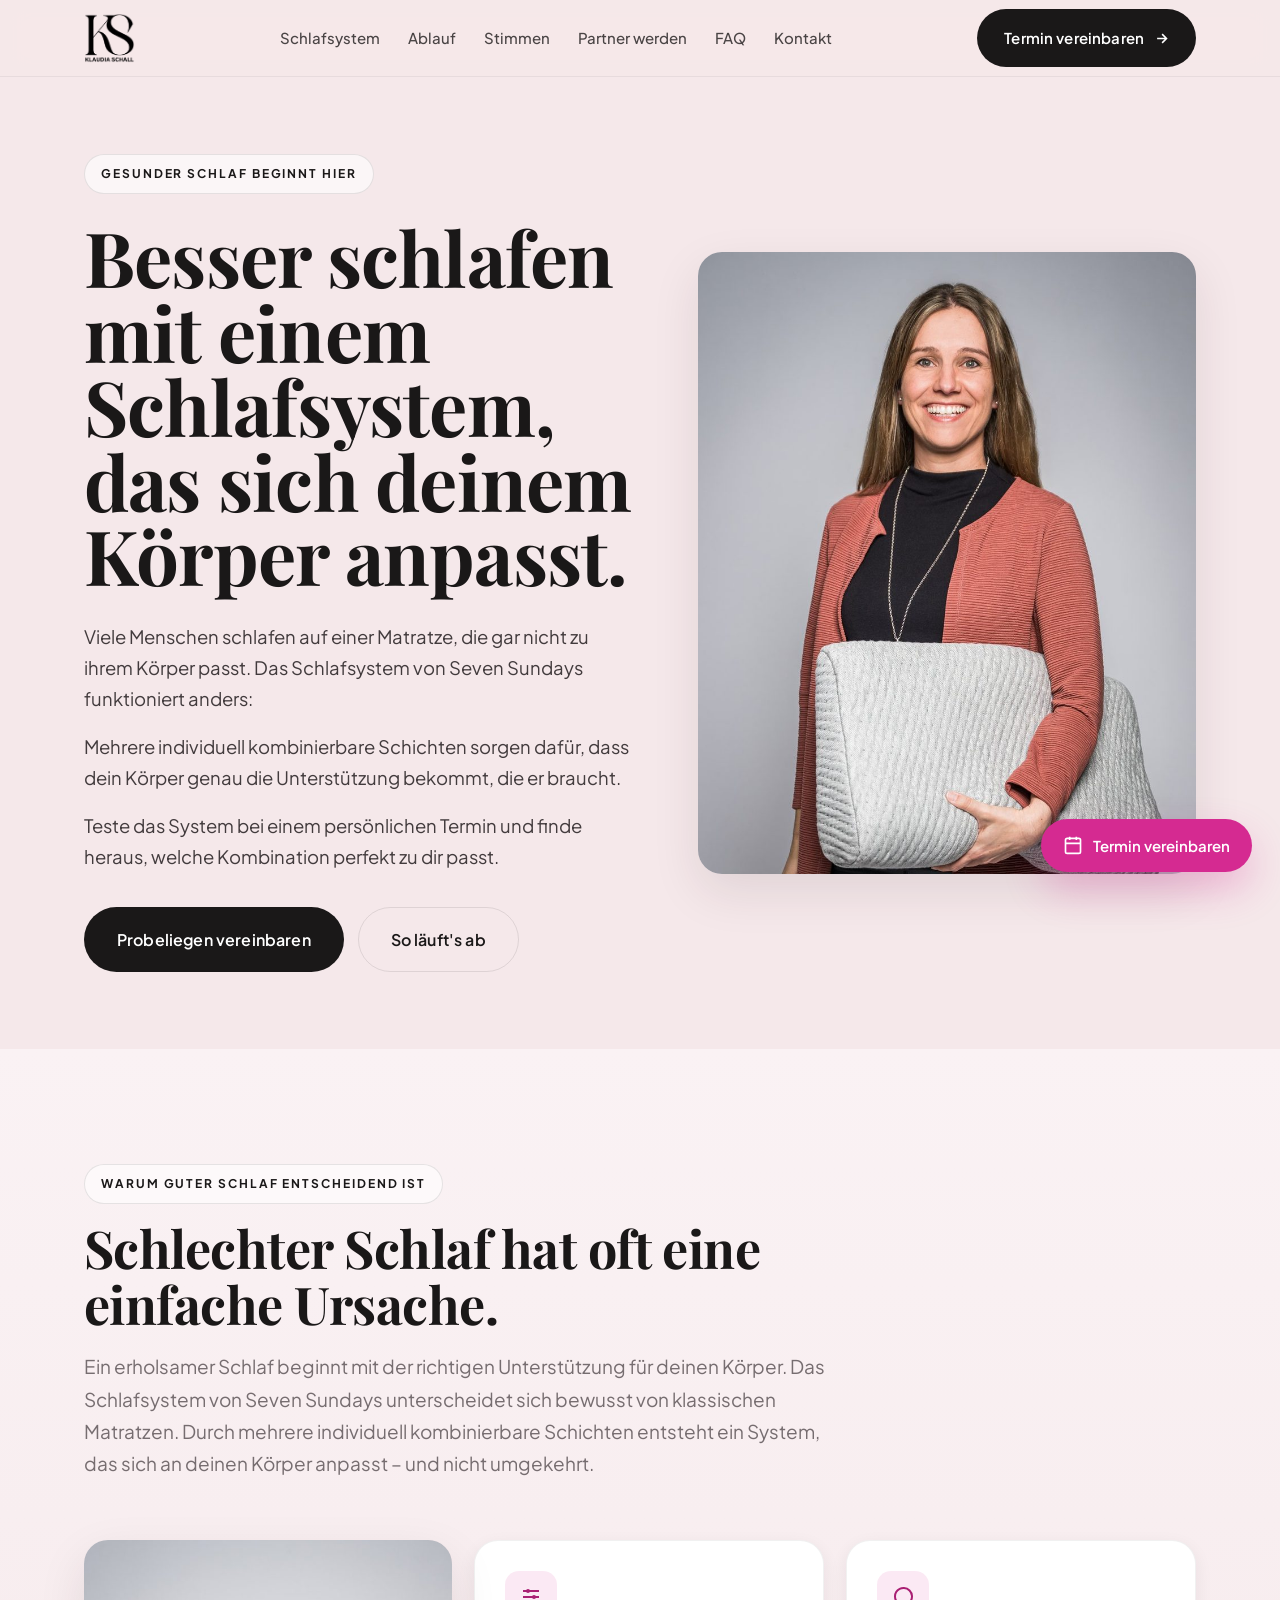
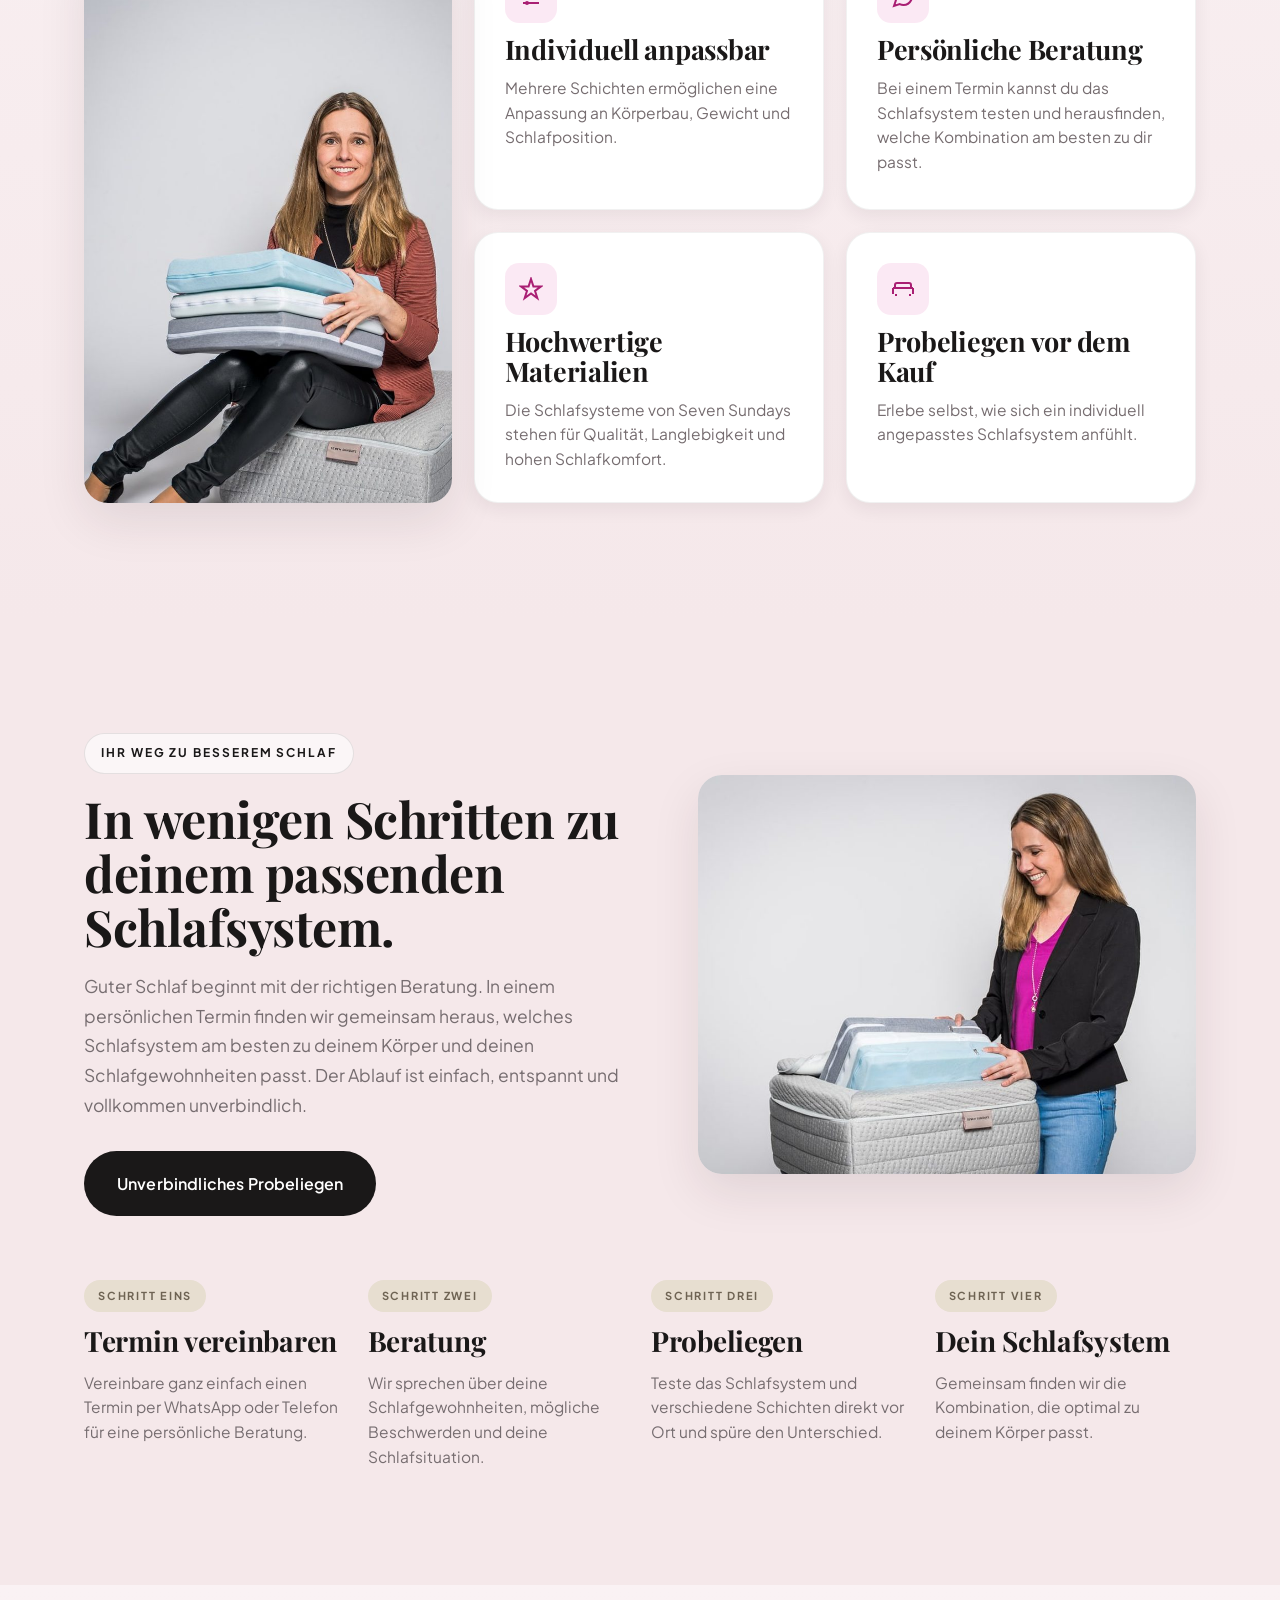
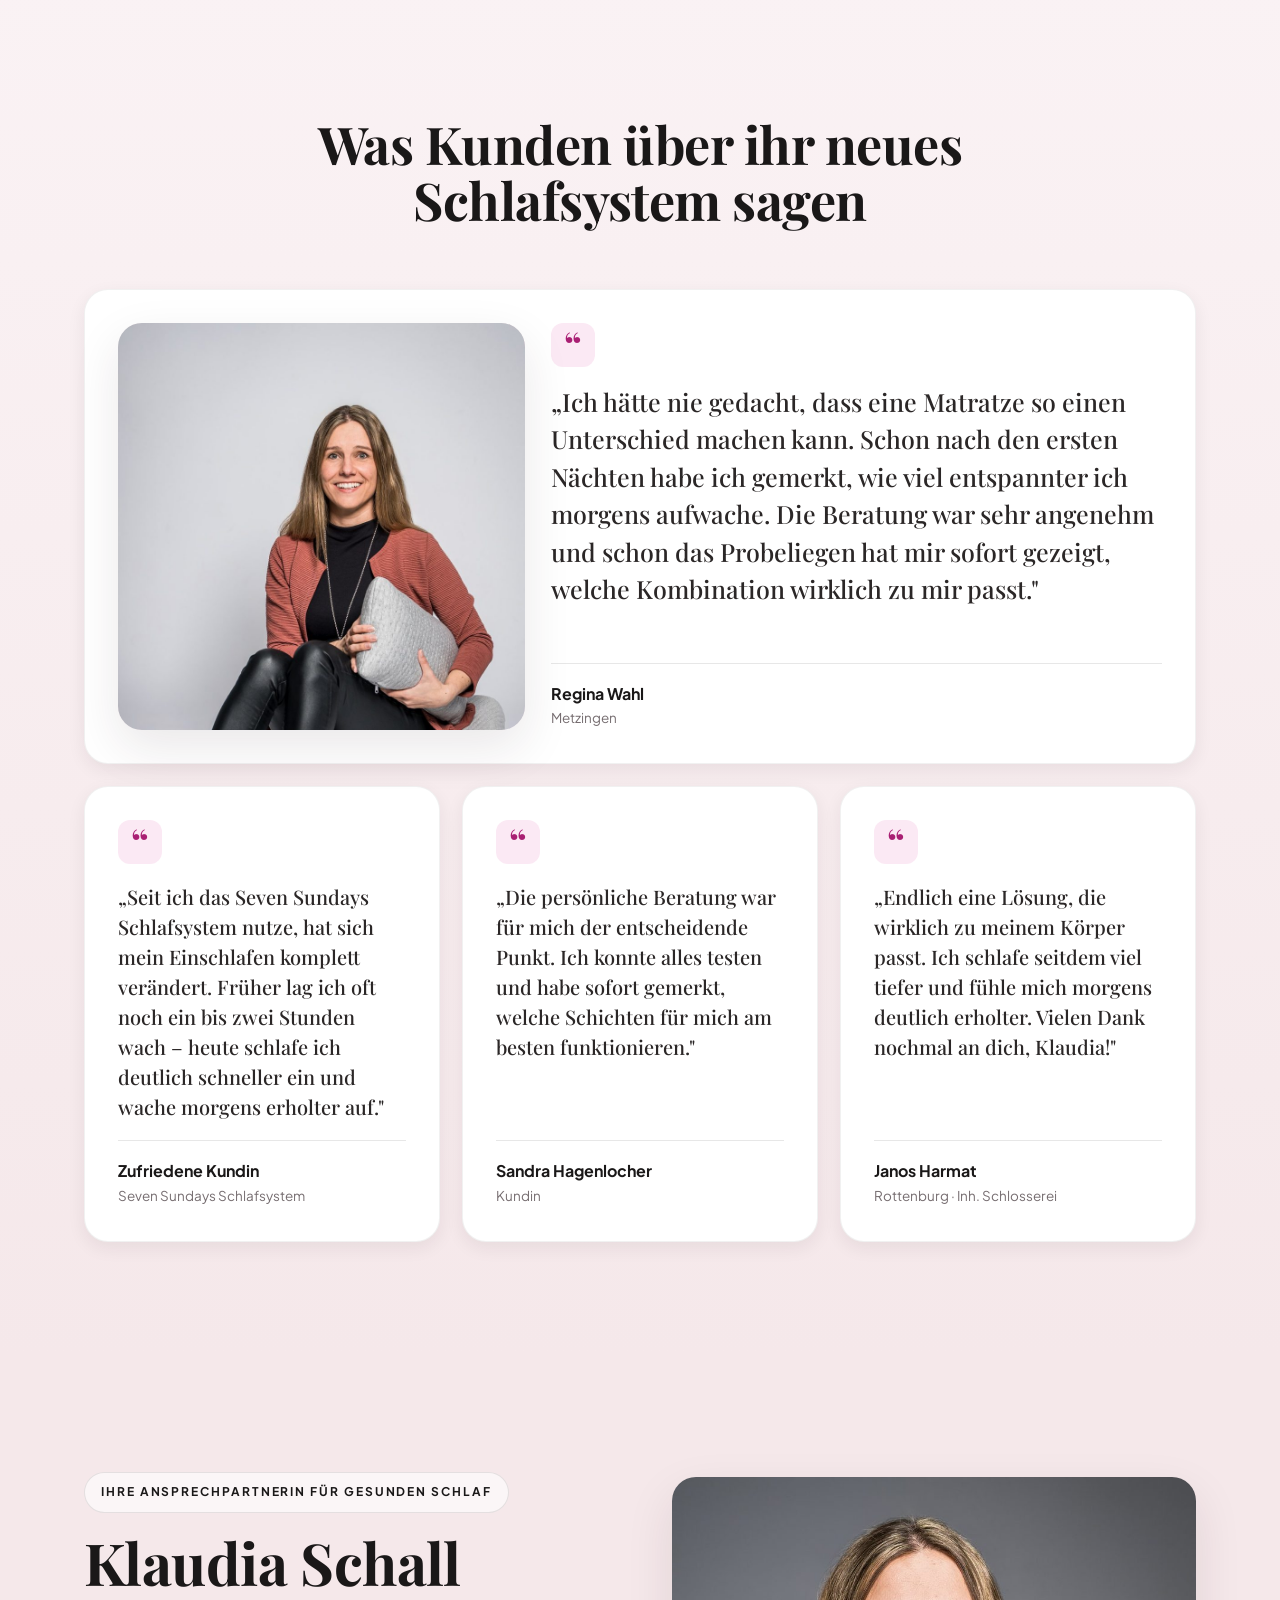
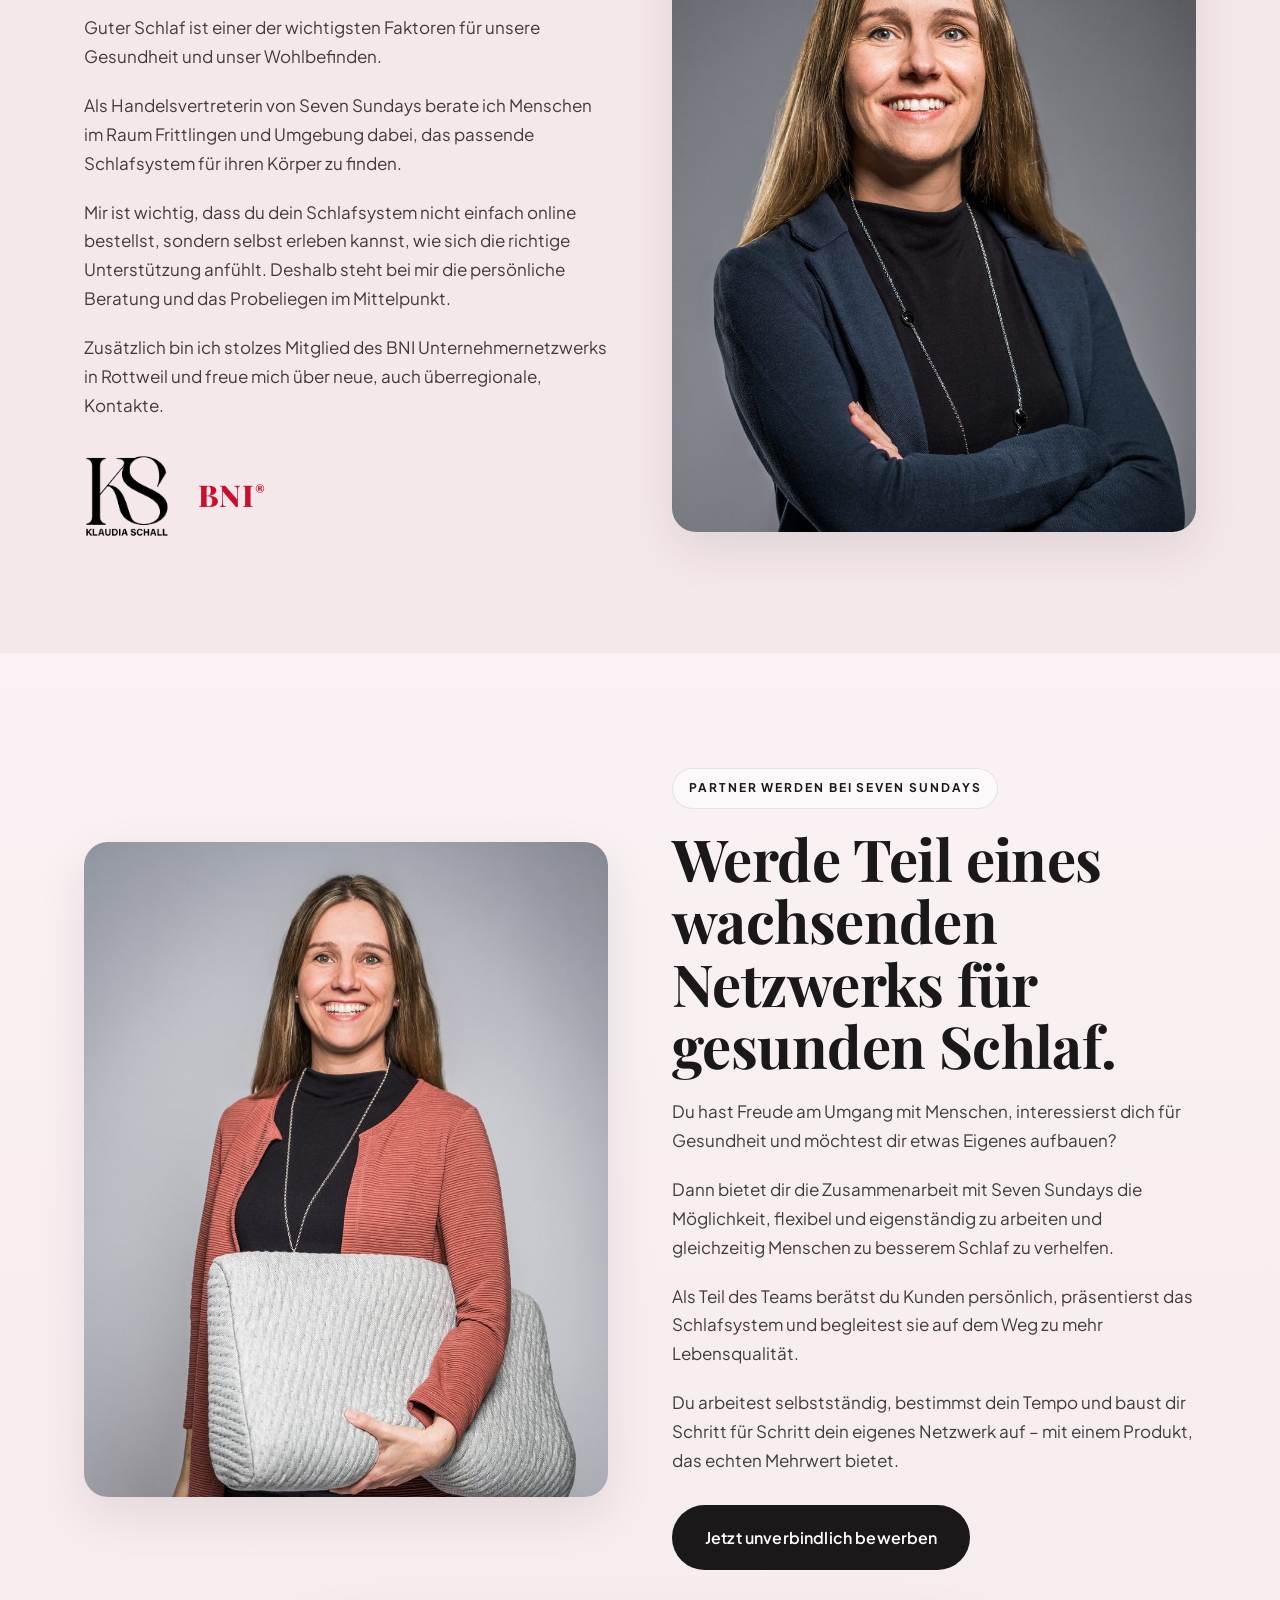
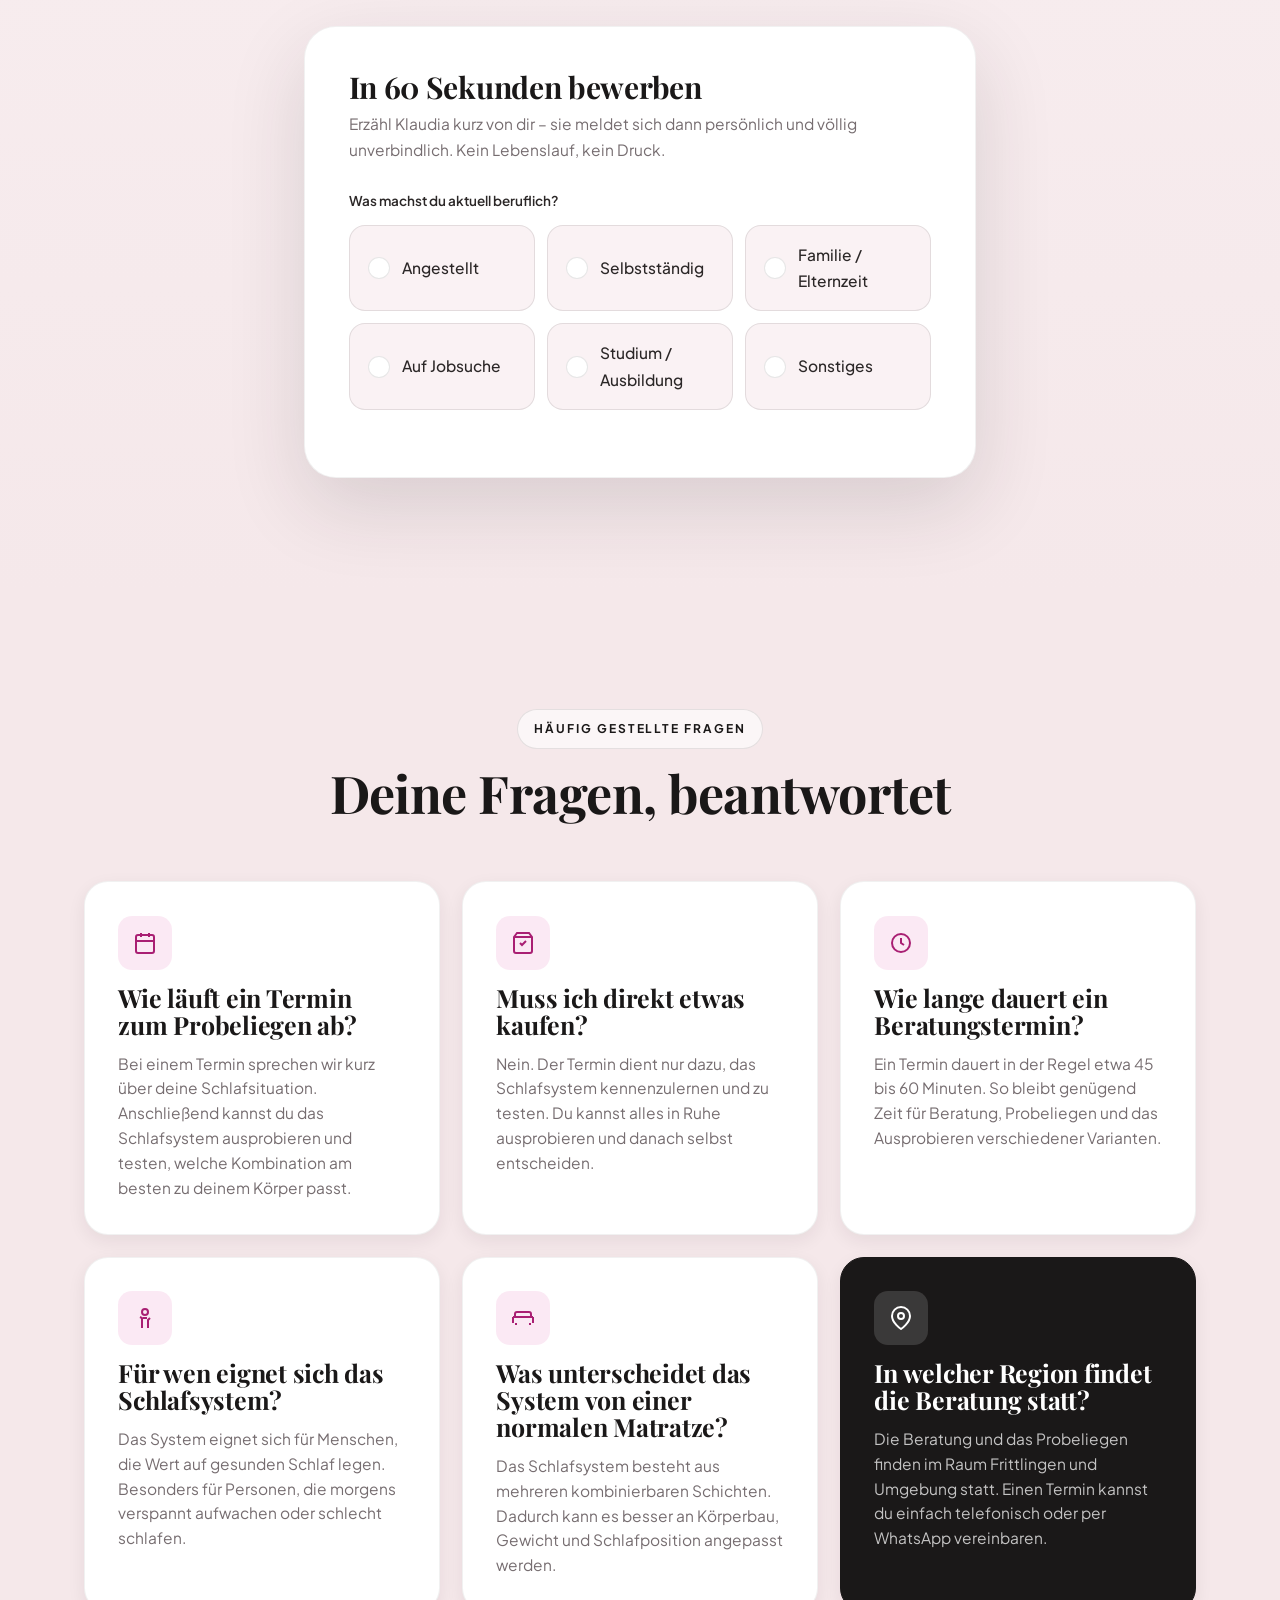
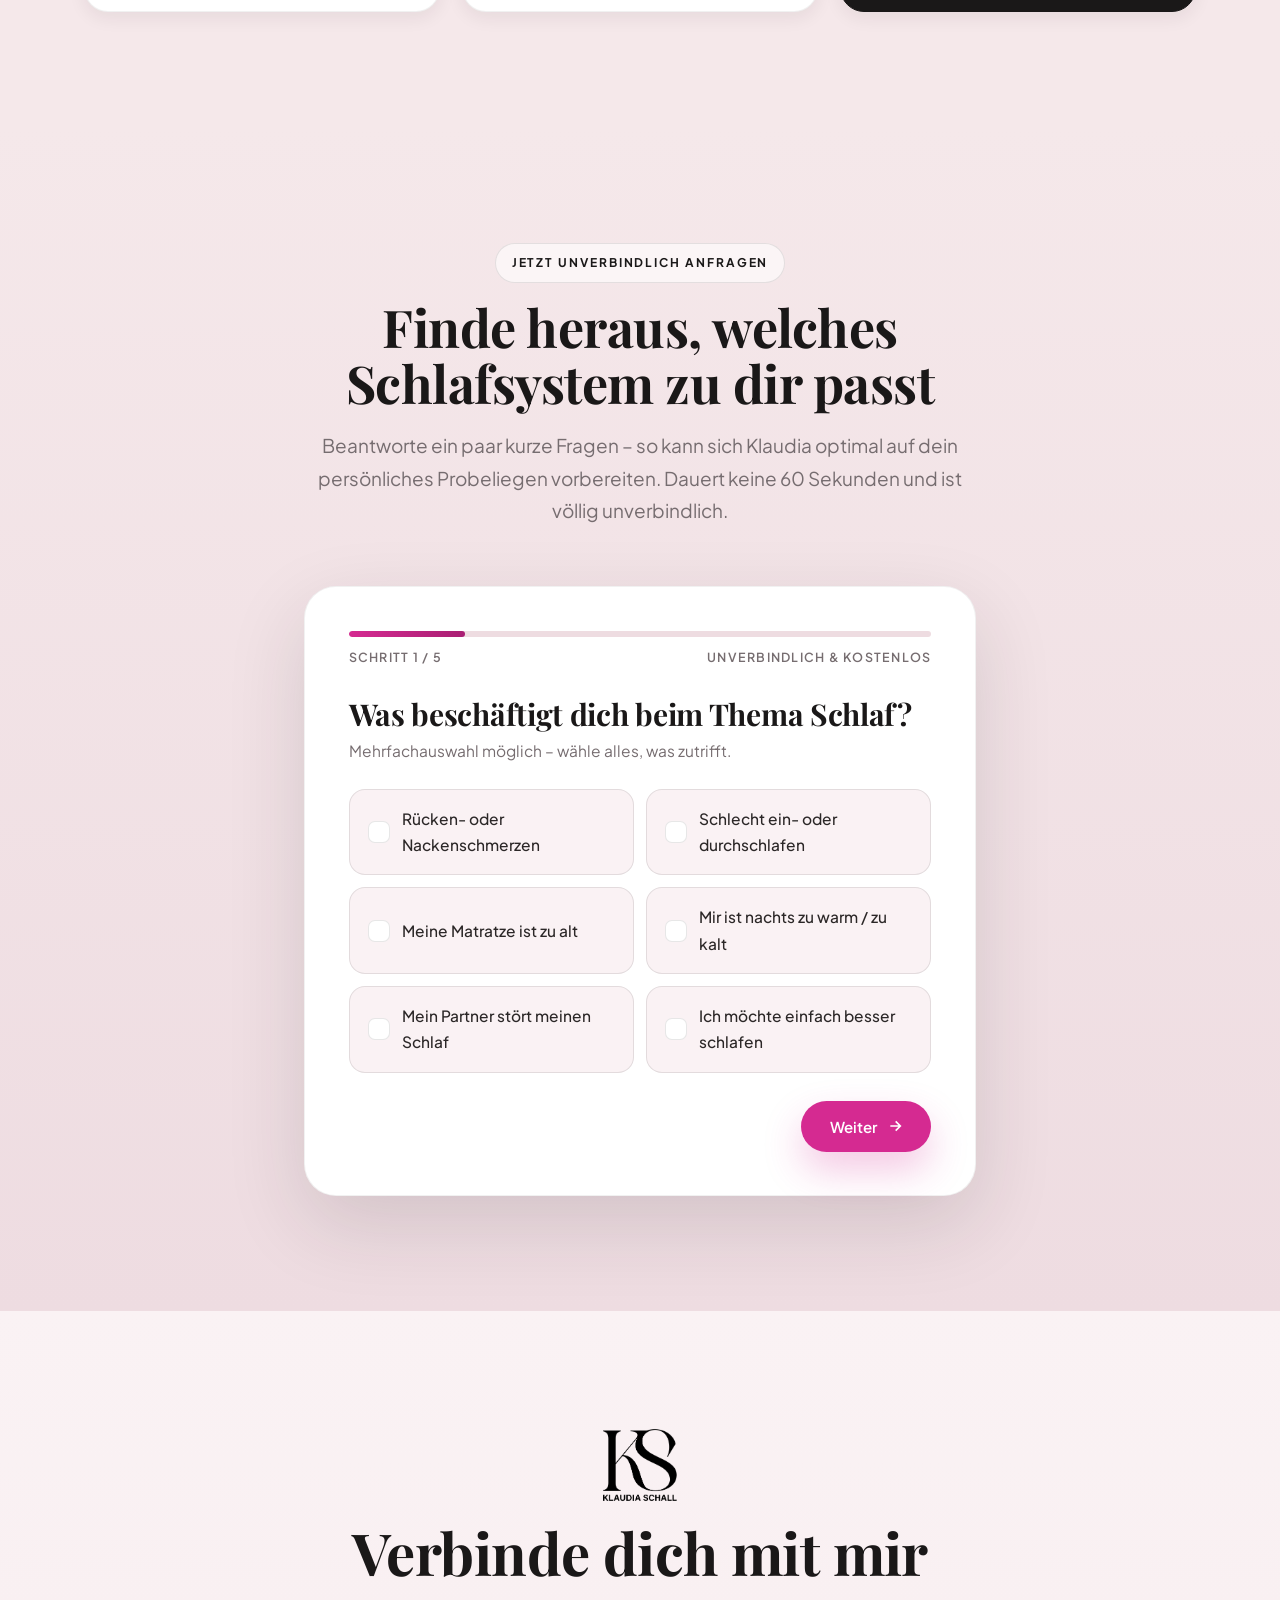
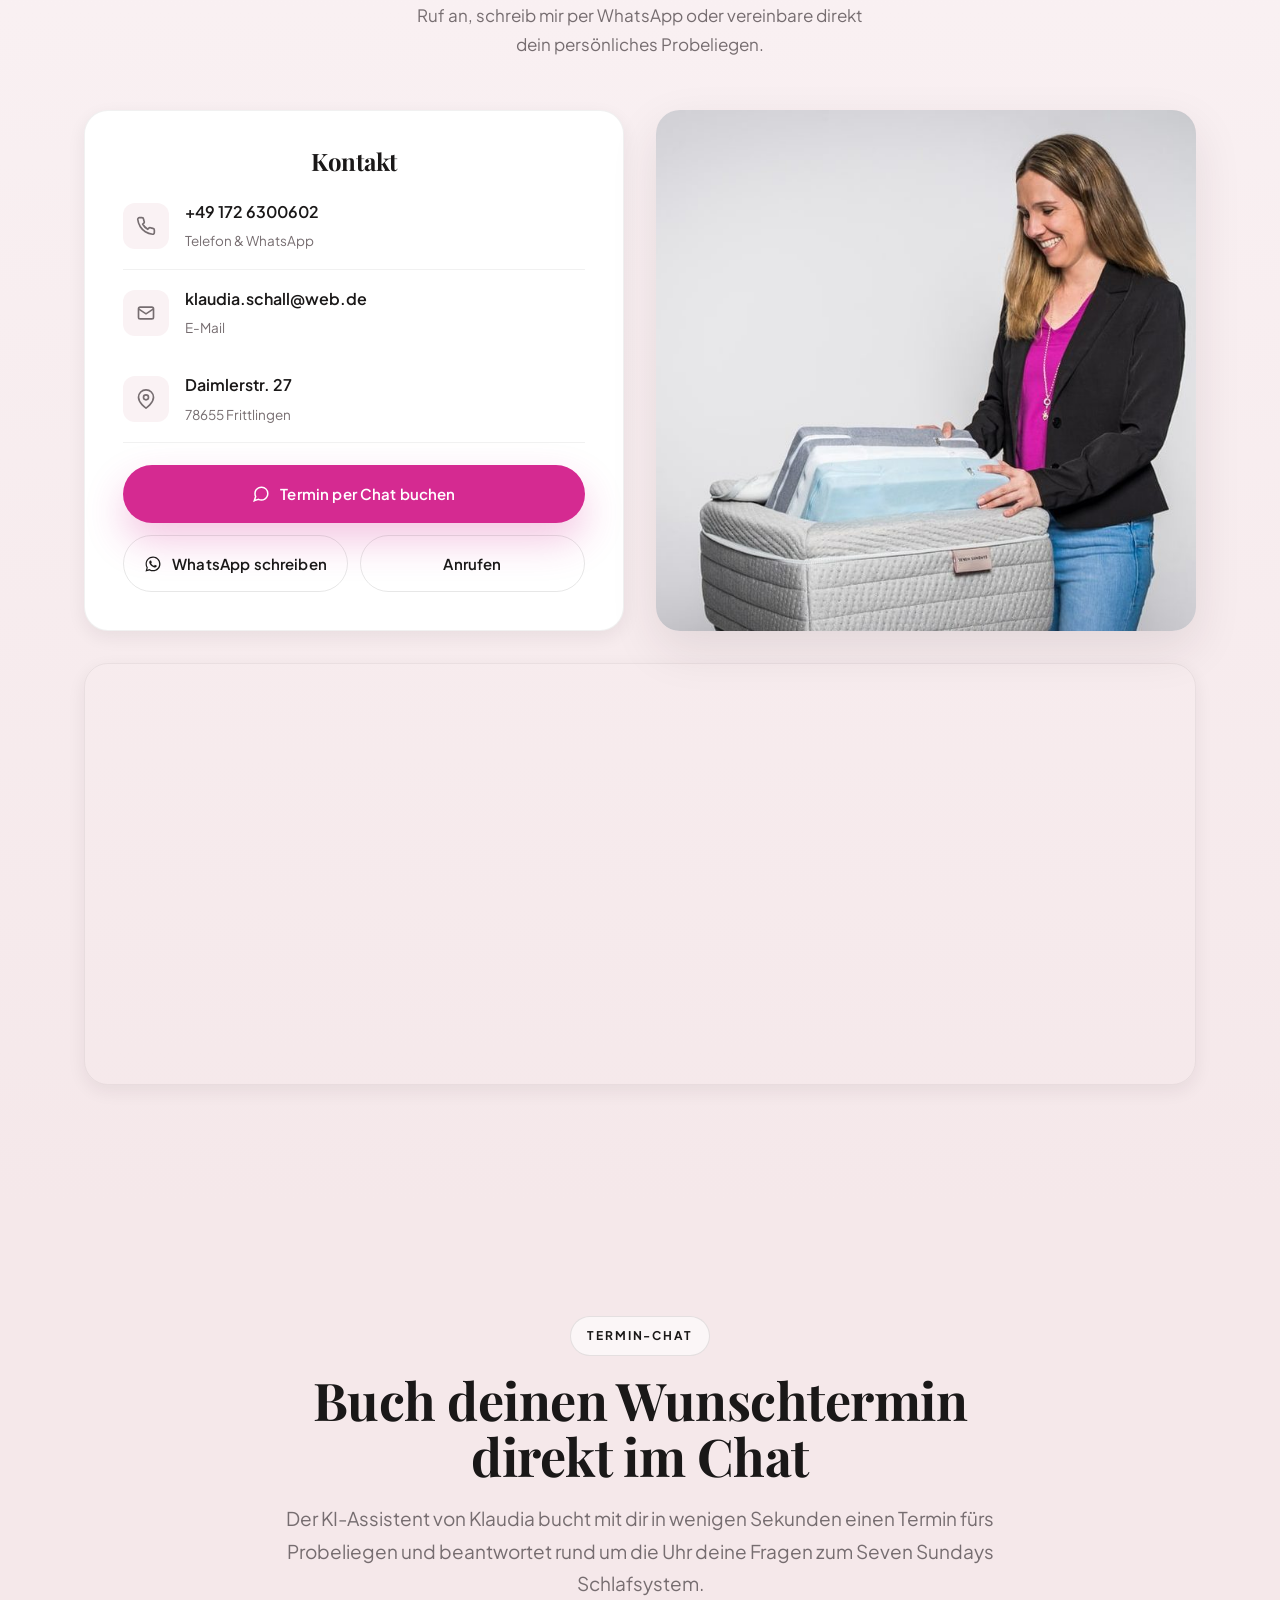
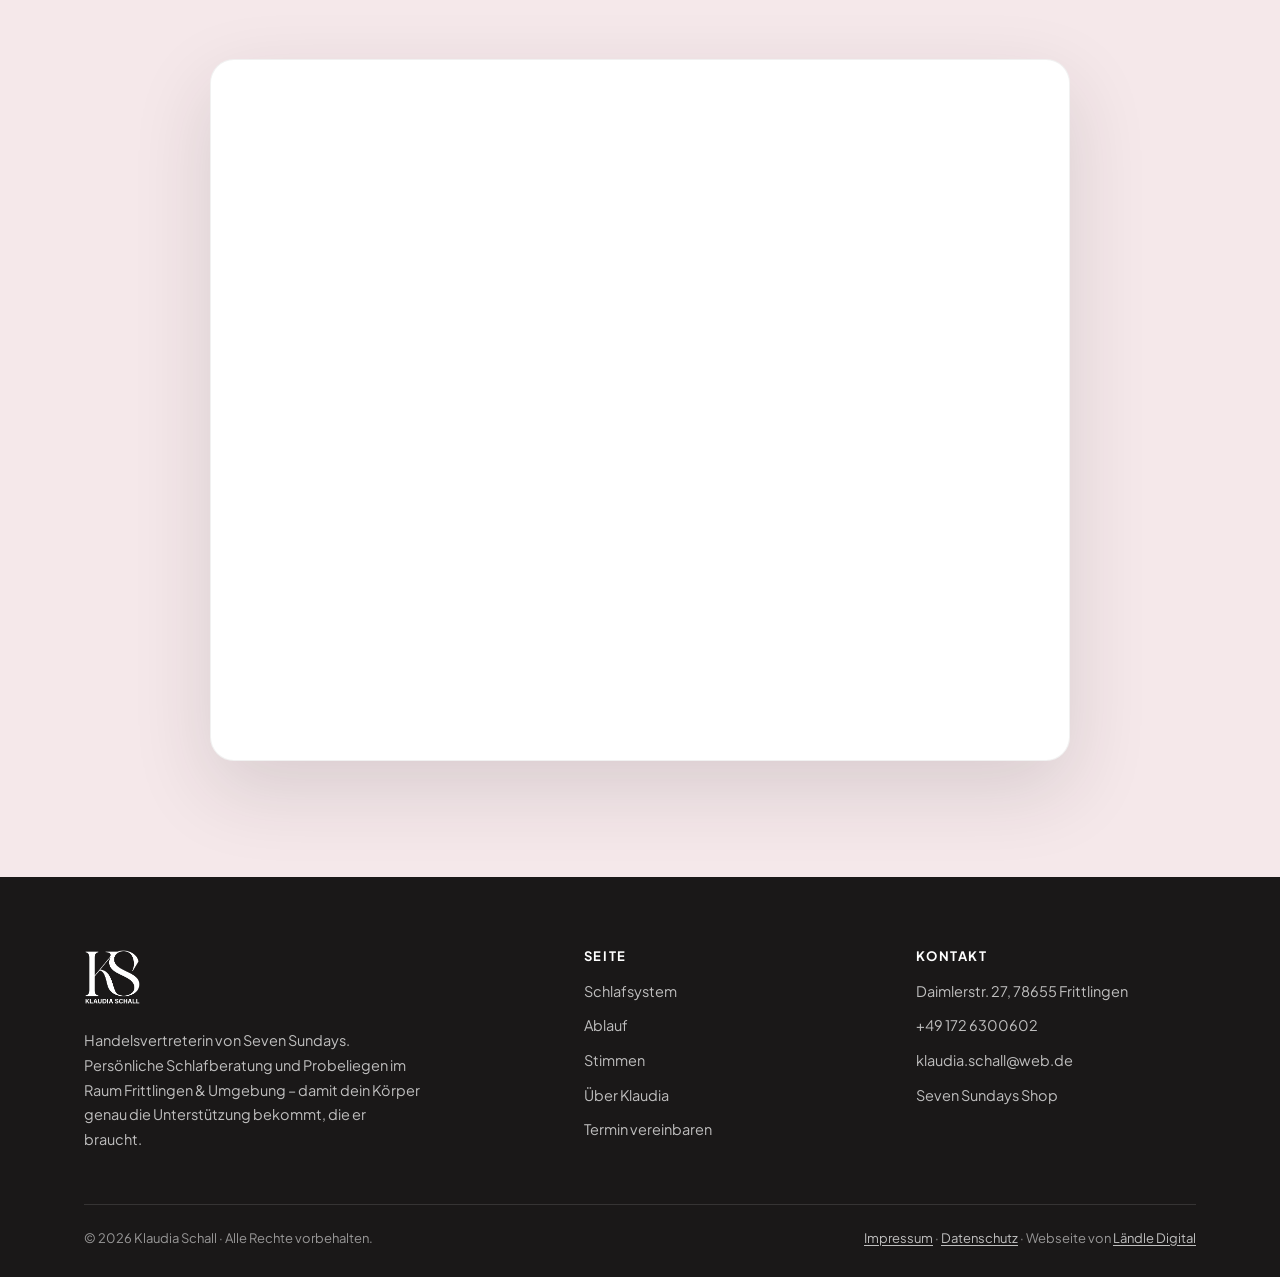
<file: index.html>
<!DOCTYPE html>
<html lang="de">
<head>
<meta charset="UTF-8" />
<meta name="viewport" content="width=device-width, initial-scale=1.0" />
<title>Klaudia Schall · Schlafberatung mit Seven Sundays | Probeliegen im Raum Frittlingen</title>
<meta name="description" content="Besser schlafen mit einem Schlafsystem, das sich deinem Körper anpasst. Klaudia Schall berät dich als Handelsvertreterin von Seven Sundays im Raum Frittlingen & Rottweil – mit persönlichem Probeliegen statt Online-Bestellung." />
<meta name="robots" content="index, follow" />
<meta name="author" content="Klaudia Schall" />
<meta name="theme-color" content="#f5e8ea" />
<link rel="canonical" href="https://klaudia-schall.de/" />
<meta property="og:type" content="website" />
<meta property="og:site_name" content="Klaudia Schall – Schlafberatung" />
<meta property="og:title" content="Klaudia Schall · Schlafberatung mit Seven Sundays" />
<meta property="og:description" content="Besser schlafen mit einem Schlafsystem, das sich deinem Körper anpasst. Persönliche Beratung & Probeliegen im Raum Frittlingen." />
<meta property="og:url" content="https://klaudia-schall.de/" />
<meta property="og:image" content="https://klaudia-schall.de/klaudia-kontakt.jpg" />
<meta property="og:image:alt" content="Klaudia Schall mit dem Seven Sundays Schlafsystem" />
<meta property="og:locale" content="de_DE" />
<meta name="twitter:card" content="summary_large_image" />
<meta name="twitter:title" content="Klaudia Schall · Schlafberatung mit Seven Sundays" />
<meta name="twitter:description" content="Persönliche Schlafberatung & Probeliegen im Raum Frittlingen." />
<meta name="twitter:image" content="https://klaudia-schall.de/klaudia-kontakt.jpg" />

<link rel="icon" href="data:image/svg+xml,%3Csvg%20xmlns='http://www.w3.org/2000/svg'%20viewBox='0%200%2064%2064'%3E%3Crect%20width='64'%20height='64'%20rx='14'%20fill='%231a1818'/%3E%3Ctext%20x='32'%20y='45'%20font-family='Georgia,serif'%20font-size='32'%20font-weight='700'%20fill='%23ffffff'%20text-anchor='middle'%3EKS%3C/text%3E%3C/svg%3E" />

<link rel="preconnect" href="https://fonts.googleapis.com" />
<link rel="preconnect" href="https://fonts.gstatic.com" crossorigin />
<link href="https://fonts.googleapis.com/css2?family=Playfair+Display:wght@500;600;700;800&family=Plus+Jakarta+Sans:wght@400;500;600;700&display=swap" rel="stylesheet" />
<link rel="stylesheet" href="style.css" />

<script type="application/ld+json">
{
  "@context": "https://schema.org",
  "@type": "LocalBusiness",
  "@id": "https://klaudia-schall.de/#business",
  "name": "Klaudia Schall – Schlafberatung (Seven Sundays)",
  "description": "Persönliche Schlafberatung und Probeliegen mit dem Seven Sundays Schlafsystem im Raum Frittlingen und Umgebung.",
  "url": "https://klaudia-schall.de/",
  "image": "https://klaudia-schall.de/klaudia-portrait.jpg",
  "logo": "https://klaudia-schall.de/logo.png",
  "telephone": "+49 172 6300602",
  "email": "klaudia.schall@web.de",
  "priceRange": "$$",
  "address": {
    "@type": "PostalAddress",
    "streetAddress": "Daimlerstr. 27",
    "postalCode": "78655",
    "addressLocality": "Frittlingen",
    "addressRegion": "Baden-Württemberg",
    "addressCountry": "DE"
  },
  "areaServed": "Frittlingen, Rottweil und Umgebung",
  "founder": { "@type": "Person", "name": "Klaudia Schall" },
  "brand": { "@type": "Brand", "name": "Seven Sundays" }
}
</script>
</head>
<body>

<!-- ============================================================
     TOPBAR
============================================================= -->
<header class="topbar">
  <div class="shell topbar__inner">
    <a href="#top" class="brand" aria-label="Klaudia Schall – Startseite">
      <img src="logo.png" class="brand__logo-img" alt="Klaudia Schall" />
    </a>

    <nav class="topbar__nav" aria-label="Hauptnavigation">
      <a href="#schlafsystem">Schlafsystem</a>
      <a href="#ablauf">Ablauf</a>
      <a href="#stimmen">Stimmen</a>
      <a href="#partner">Partner&nbsp;werden</a>
      <a href="#faq">FAQ</a>
      <a href="#kontakt">Kontakt</a>
    </nav>

    <a href="#anfrage" class="btn btn--primary topbar__cta">
      Termin vereinbaren
      <svg viewBox="0 0 24 24" width="15" height="15" fill="none" stroke="currentColor" stroke-width="2.5"><path d="M5 12h14M13 5l7 7-7 7"/></svg>
    </a>

    <button class="burger" id="burger" aria-label="Menü öffnen" aria-expanded="false">
      <span></span><span></span><span></span>
    </button>
  </div>
  <div class="topbar__mobile" id="mobileNav">
    <a href="#schlafsystem">Schlafsystem</a>
    <a href="#ablauf">Ablauf</a>
    <a href="#stimmen">Stimmen</a>
    <a href="#ueber">Über Klaudia</a>
    <a href="#partner">Partner werden</a>
    <a href="#faq">FAQ</a>
    <a href="#kontakt">Kontakt</a>
    <a href="#anfrage" class="btn btn--primary btn--block">Termin vereinbaren</a>
  </div>
</header>

<main id="top">

<!-- ============================================================
     HERO
============================================================= -->
<section class="hero section">
  <div class="shell hero__inner">
    <div class="hero__content" data-reveal>
      <span class="eyebrow">Gesunder Schlaf beginnt hier</span>
      <h1>Besser schlafen mit einem Schlafsystem, das sich deinem Körper anpasst.</h1>
      <div class="hero__lead">
        <p>Viele Menschen schlafen auf einer Matratze, die gar nicht zu ihrem Körper passt. Das Schlafsystem von Seven Sundays funktioniert anders:</p>
        <p>Mehrere individuell kombinierbare Schichten sorgen dafür, dass dein Körper genau die Unterstützung bekommt, die er braucht.</p>
        <p>Teste das System bei einem persönlichen Termin und finde heraus, welche Kombination perfekt zu dir passt.</p>
      </div>
      <div class="hero__cta">
        <a href="#anfrage" class="btn btn--primary btn--lg">Probeliegen vereinbaren</a>
        <a href="#ablauf" class="btn btn--ghost btn--lg">So läuft's ab</a>
      </div>
    </div>

    <div class="hero__visual" data-reveal>
      <figure class="ph" data-label="Foto folgt · Klaudia Schall">
        <svg viewBox="0 0 24 24" fill="none" stroke="currentColor" stroke-width="1.5"><rect x="3" y="3" width="18" height="18" rx="2"/><circle cx="8.5" cy="8.5" r="1.5"/><path d="m21 15-5-5L5 21"/></svg>
        <img src="klaudia-hero.jpg" alt="Klaudia Schall mit dem Seven Sundays Schlafsystem" loading="eager" onerror="this.remove()" />
      </figure>
    </div>
  </div>
</section>

<!-- ============================================================
     WARUM / VORTEILE (Bento)
============================================================= -->
<section class="section section--soft" id="schlafsystem">
  <div class="shell">
    <div class="section-head" data-reveal>
      <span class="eyebrow">Warum guter Schlaf entscheidend ist</span>
      <h2>Schlechter Schlaf hat oft eine einfache Ursache.</h2>
      <p>Ein erholsamer Schlaf beginnt mit der richtigen Unterstützung für deinen Körper. Das Schlafsystem von Seven Sundays unterscheidet sich bewusst von klassischen Matratzen. Durch mehrere individuell kombinierbare Schichten entsteht ein System, das sich an deinen Körper anpasst – und nicht umgekehrt.</p>
    </div>

    <div class="bento" data-reveal>
      <figure class="ph bento__media" data-label="Foto folgt">
        <svg viewBox="0 0 24 24" fill="none" stroke="currentColor" stroke-width="1.5"><rect x="3" y="3" width="18" height="18" rx="2"/><circle cx="8.5" cy="8.5" r="1.5"/><path d="m21 15-5-5L5 21"/></svg>
        <img src="schlafsystem.jpg" alt="Seven Sundays Schlafsystem mit kombinierbaren Schichten" loading="lazy" onerror="this.remove()" />
      </figure>

      <article class="card benefit">
        <span class="benefit__icon">
          <svg viewBox="0 0 24 24" width="24" height="24" fill="none" stroke="currentColor" stroke-width="2"><path d="M4 6h16M4 12h16M4 18h16"/><circle cx="9" cy="6" r="2" fill="currentColor" stroke="none"/><circle cx="15" cy="12" r="2" fill="currentColor" stroke="none"/><circle cx="8" cy="18" r="2" fill="currentColor" stroke="none"/></svg>
        </span>
        <h3>Individuell anpassbar</h3>
        <p>Mehrere Schichten ermöglichen eine Anpassung an Körperbau, Gewicht und Schlafposition.</p>
      </article>

      <article class="card benefit">
        <span class="benefit__icon">
          <svg viewBox="0 0 24 24" width="24" height="24" fill="none" stroke="currentColor" stroke-width="2"><path d="M21 11.5a8.38 8.38 0 0 1-.9 3.8 8.5 8.5 0 0 1-7.6 4.7 8.38 8.38 0 0 1-3.8-.9L3 21l1.9-5.7a8.38 8.38 0 0 1-.9-3.8 8.5 8.5 0 0 1 4.7-7.6 8.38 8.38 0 0 1 3.8-.9h.5a8.48 8.48 0 0 1 8 8v.5z"/></svg>
        </span>
        <h3>Persönliche Beratung</h3>
        <p>Bei einem Termin kannst du das Schlafsystem testen und herausfinden, welche Kombination am besten zu dir passt.</p>
      </article>

      <article class="card benefit">
        <span class="benefit__icon">
          <svg viewBox="0 0 24 24" width="24" height="24" fill="none" stroke="currentColor" stroke-width="2"><path d="m12 2 2.4 7.4H22l-6 4.5 2.3 7.1-6.3-4.6L5.7 21l2.3-7.1-6-4.5h7.6z"/></svg>
        </span>
        <h3>Hochwertige Materialien</h3>
        <p>Die Schlafsysteme von Seven Sundays stehen für Qualität, Langlebigkeit und hohen Schlafkomfort.</p>
      </article>

      <article class="card benefit">
        <span class="benefit__icon">
          <svg viewBox="0 0 24 24" width="24" height="24" fill="none" stroke="currentColor" stroke-width="2"><path d="M2 11h20M4 11V8a2 2 0 0 1 2-2h12a2 2 0 0 1 2 2v3M2 11v6m20-6v6M5 17v2m14-2v2"/></svg>
        </span>
        <h3>Probeliegen vor dem Kauf</h3>
        <p>Erlebe selbst, wie sich ein individuell angepasstes Schlafsystem anfühlt.</p>
      </article>
    </div>
  </div>
</section>

<!-- ============================================================
     ABLAUF / SCHRITTE
============================================================= -->
<section class="section" id="ablauf">
  <div class="shell">
    <div class="process__intro">
      <div class="process__copy" data-reveal>
        <span class="eyebrow">Ihr Weg zu besserem Schlaf</span>
        <h2>In wenigen Schritten zu deinem passenden Schlafsystem.</h2>
        <p>Guter Schlaf beginnt mit der richtigen Beratung. In einem persönlichen Termin finden wir gemeinsam heraus, welches Schlafsystem am besten zu deinem Körper und deinen Schlafgewohnheiten passt. Der Ablauf ist einfach, entspannt und vollkommen unverbindlich.</p>
        <a href="#anfrage" class="btn btn--primary btn--lg">Unverbindliches Probeliegen</a>
      </div>
      <div data-reveal>
        <figure class="ph" data-label="Foto folgt · Klaudia Schall">
          <svg viewBox="0 0 24 24" fill="none" stroke="currentColor" stroke-width="1.5"><rect x="3" y="3" width="18" height="18" rx="2"/><circle cx="8.5" cy="8.5" r="1.5"/><path d="m21 15-5-5L5 21"/></svg>
          <img src="klaudia-beratung.jpg" alt="Klaudia Schall – persönliche Beratung" loading="lazy" onerror="this.remove()" />
        </figure>
      </div>
    </div>

    <div class="steps" data-reveal>
      <article class="step">
        <span class="step__label">Schritt Eins</span>
        <h3>Termin vereinbaren</h3>
        <p>Vereinbare ganz einfach einen Termin per WhatsApp oder Telefon für eine persönliche Beratung.</p>
      </article>
      <article class="step">
        <span class="step__label">Schritt Zwei</span>
        <h3>Beratung</h3>
        <p>Wir sprechen über deine Schlafgewohnheiten, mögliche Beschwerden und deine Schlafsituation.</p>
      </article>
      <article class="step">
        <span class="step__label">Schritt Drei</span>
        <h3>Probeliegen</h3>
        <p>Teste das Schlafsystem und verschiedene Schichten direkt vor Ort und spüre den Unterschied.</p>
      </article>
      <article class="step">
        <span class="step__label">Schritt Vier</span>
        <h3>Dein Schlafsystem</h3>
        <p>Gemeinsam finden wir die Kombination, die optimal zu deinem Körper passt.</p>
      </article>
    </div>
  </div>
</section>

<!-- ============================================================
     TESTIMONIALS
============================================================= -->
<section class="section section--soft" id="stimmen">
  <div class="shell">
    <div class="section-head section-head--center" data-reveal>
      <h2>Was Kunden über ihr neues Schlafsystem sagen</h2>
    </div>

    <div class="testimonials" data-reveal>
      <article class="testimonial testimonial--featured">
        <div class="testimonial__inner">
          <figure class="ph" data-label="Foto folgt">
            <svg viewBox="0 0 24 24" fill="none" stroke="currentColor" stroke-width="1.5"><rect x="3" y="3" width="18" height="18" rx="2"/><circle cx="8.5" cy="8.5" r="1.5"/><path d="m21 15-5-5L5 21"/></svg>
            <img src="kundin-regina.jpg" alt="Regina Wahl" loading="lazy" onerror="this.remove()" />
          </figure>
          <div class="testimonial__col">
            <span class="quote-mark" aria-hidden="true">&ldquo;</span>
            <blockquote class="testimonial__quote">„Ich hätte nie gedacht, dass eine Matratze so einen Unterschied machen kann. Schon nach den ersten Nächten habe ich gemerkt, wie viel entspannter ich morgens aufwache. Die Beratung war sehr angenehm und schon das Probeliegen hat mir sofort gezeigt, welche Kombination wirklich zu mir passt."</blockquote>
            <div class="testimonial__person">
              <div class="testimonial__name">Regina Wahl</div>
              <div class="testimonial__source">Metzingen</div>
            </div>
          </div>
        </div>
      </article>

      <article class="testimonial">
        <span class="quote-mark" aria-hidden="true">&ldquo;</span>
        <blockquote class="testimonial__quote">„Seit ich das Seven Sundays Schlafsystem nutze, hat sich mein Einschlafen komplett verändert. Früher lag ich oft noch ein bis zwei Stunden wach – heute schlafe ich deutlich schneller ein und wache morgens erholter auf."</blockquote>
        <div class="testimonial__person">
          <div class="testimonial__name">Zufriedene Kundin</div>
          <div class="testimonial__source">Seven Sundays Schlafsystem</div>
        </div>
      </article>

      <article class="testimonial">
        <span class="quote-mark" aria-hidden="true">&ldquo;</span>
        <blockquote class="testimonial__quote">„Die persönliche Beratung war für mich der entscheidende Punkt. Ich konnte alles testen und habe sofort gemerkt, welche Schichten für mich am besten funktionieren."</blockquote>
        <div class="testimonial__person">
          <div class="testimonial__name">Sandra Hagenlocher</div>
          <div class="testimonial__source">Kundin</div>
        </div>
      </article>

      <article class="testimonial">
        <span class="quote-mark" aria-hidden="true">&ldquo;</span>
        <blockquote class="testimonial__quote">„Endlich eine Lösung, die wirklich zu meinem Körper passt. Ich schlafe seitdem viel tiefer und fühle mich morgens deutlich erholter. Vielen Dank nochmal an dich, Klaudia!"</blockquote>
        <div class="testimonial__person">
          <div class="testimonial__name">Janos Harmat</div>
          <div class="testimonial__source">Rottenburg · Inh. Schlosserei</div>
        </div>
      </article>
    </div>
  </div>
</section>

<!-- ============================================================
     ÜBER KLAUDIA
============================================================= -->
<section class="section" id="ueber">
  <div class="shell about__inner">
    <div class="about__copy" data-reveal>
      <span class="eyebrow">Ihre Ansprechpartnerin für gesunden Schlaf</span>
      <h2>Klaudia Schall</h2>
      <p>Guter Schlaf ist einer der wichtigsten Faktoren für unsere Gesundheit und unser Wohlbefinden.</p>
      <p>Als Handelsvertreterin von Seven Sundays berate ich Menschen im Raum Frittlingen und Umgebung dabei, das passende Schlafsystem für ihren Körper zu finden.</p>
      <p>Mir ist wichtig, dass du dein Schlafsystem nicht einfach online bestellst, sondern selbst erleben kannst, wie sich die richtige Unterstützung anfühlt. Deshalb steht bei mir die persönliche Beratung und das Probeliegen im Mittelpunkt.</p>
      <p>Zusätzlich bin ich stolzes Mitglied des BNI Unternehmernetzwerks in Rottweil und freue mich über neue, auch überregionale, Kontakte.</p>
      <div class="about__logos">
        <img src="logo.png" class="about__logo-img" alt="Klaudia Schall" />
        <!-- TODO: offizielles BNI-Logo als assets/bni-logo.svg einbinden -->
        <span class="about__bni">BNI<sup>®</sup></span>
      </div>
    </div>
    <div class="about__media" data-reveal>
      <figure class="ph" data-label="Foto folgt · Klaudia Schall">
        <svg viewBox="0 0 24 24" fill="none" stroke="currentColor" stroke-width="1.5"><rect x="3" y="3" width="18" height="18" rx="2"/><circle cx="8.5" cy="8.5" r="1.5"/><path d="m21 15-5-5L5 21"/></svg>
        <img src="klaudia-portrait.jpg" alt="Klaudia Schall" loading="lazy" onerror="this.remove()" />
      </figure>
    </div>
  </div>
</section>

<!-- ============================================================
     PARTNER / RECRUITING
============================================================= -->
<section class="section section--soft" id="partner">
  <div class="shell about__inner">
    <div class="about__media" data-reveal>
      <figure class="ph" data-label="Foto folgt · Klaudia Schall">
        <svg viewBox="0 0 24 24" fill="none" stroke="currentColor" stroke-width="1.5"><rect x="3" y="3" width="18" height="18" rx="2"/><circle cx="8.5" cy="8.5" r="1.5"/><path d="m21 15-5-5L5 21"/></svg>
        <img src="klaudia-partner.jpg" alt="Mit Seven Sundays zusammenarbeiten" loading="lazy" onerror="this.remove()" />
      </figure>
    </div>
    <div class="about__copy" data-reveal>
      <span class="eyebrow">Partner werden bei Seven Sundays</span>
      <h2>Werde Teil eines wachsenden Netzwerks für gesunden Schlaf.</h2>
      <p>Du hast Freude am Umgang mit Menschen, interessierst dich für Gesundheit und möchtest dir etwas Eigenes aufbauen?</p>
      <p>Dann bietet dir die Zusammenarbeit mit Seven Sundays die Möglichkeit, flexibel und eigenständig zu arbeiten und gleichzeitig Menschen zu besserem Schlaf zu verhelfen.</p>
      <p>Als Teil des Teams berätst du Kunden persönlich, präsentierst das Schlafsystem und begleitest sie auf dem Weg zu mehr Lebensqualität.</p>
      <p>Du arbeitest selbstständig, bestimmst dein Tempo und baust dir Schritt für Schritt dein eigenes Netzwerk auf – mit einem Produkt, das echten Mehrwert bietet.</p>
      <a href="#partner-form" class="btn btn--primary btn--lg" style="margin-top:30px;">Jetzt unverbindlich bewerben</a>
    </div>
  </div>

  <div class="shell form-shell partner-form-shell">
    <div class="form-card" id="partner-form" data-reveal>
      <div class="fhead">
        <h3 class="fstep__title">In 60 Sekunden bewerben</h3>
        <p class="fstep__hint">Erzähl Klaudia kurz von dir – sie meldet sich dann persönlich und völlig unverbindlich. Kein Lebenslauf, kein Druck.</p>
      </div>

      <form id="partnerForm" novalidate>
        <div class="fgroup pstep" id="pstep-status">
          <span class="form-label">Was machst du aktuell beruflich?</span>
          <div class="opt-grid opt-grid--3">
            <label class="opt"><input type="radio" name="status" value="Angestellt"><span class="opt__check"><svg viewBox="0 0 24 24" fill="none" stroke="currentColor" stroke-width="3"><path d="M20 6 9 17l-5-5"/></svg></span><span>Angestellt</span></label>
            <label class="opt"><input type="radio" name="status" value="Selbstständig"><span class="opt__check"><svg viewBox="0 0 24 24" fill="none" stroke="currentColor" stroke-width="3"><path d="M20 6 9 17l-5-5"/></svg></span><span>Selbstständig</span></label>
            <label class="opt"><input type="radio" name="status" value="Familie / Elternzeit"><span class="opt__check"><svg viewBox="0 0 24 24" fill="none" stroke="currentColor" stroke-width="3"><path d="M20 6 9 17l-5-5"/></svg></span><span>Familie / Elternzeit</span></label>
            <label class="opt"><input type="radio" name="status" value="Auf Jobsuche"><span class="opt__check"><svg viewBox="0 0 24 24" fill="none" stroke="currentColor" stroke-width="3"><path d="M20 6 9 17l-5-5"/></svg></span><span>Auf Jobsuche</span></label>
            <label class="opt"><input type="radio" name="status" value="Studium / Ausbildung"><span class="opt__check"><svg viewBox="0 0 24 24" fill="none" stroke="currentColor" stroke-width="3"><path d="M20 6 9 17l-5-5"/></svg></span><span>Studium / Ausbildung</span></label>
            <label class="opt"><input type="radio" name="status" value="Sonstiges"><span class="opt__check"><svg viewBox="0 0 24 24" fill="none" stroke="currentColor" stroke-width="3"><path d="M20 6 9 17l-5-5"/></svg></span><span>Sonstiges</span></label>
          </div>
        </div>

        <div class="fgroup pstep" id="pstep-einkommen">
          <span class="form-label">Wie viel möchtest du dir monatlich dazuverdienen?</span>
          <div class="opt-grid opt-grid--3">
            <label class="opt"><input type="radio" name="einkommen" value="Bis 500 €"><span class="opt__check"><svg viewBox="0 0 24 24" fill="none" stroke="currentColor" stroke-width="3"><path d="M20 6 9 17l-5-5"/></svg></span><span>Bis 500 €</span></label>
            <label class="opt"><input type="radio" name="einkommen" value="500–1.000 €"><span class="opt__check"><svg viewBox="0 0 24 24" fill="none" stroke="currentColor" stroke-width="3"><path d="M20 6 9 17l-5-5"/></svg></span><span>500 – 1.000 €</span></label>
            <label class="opt"><input type="radio" name="einkommen" value="1.000–2.500 €"><span class="opt__check"><svg viewBox="0 0 24 24" fill="none" stroke="currentColor" stroke-width="3"><path d="M20 6 9 17l-5-5"/></svg></span><span>1.000 – 2.500 €</span></label>
            <label class="opt"><input type="radio" name="einkommen" value="Über 2.500 €"><span class="opt__check"><svg viewBox="0 0 24 24" fill="none" stroke="currentColor" stroke-width="3"><path d="M20 6 9 17l-5-5"/></svg></span><span>Über 2.500 €</span></label>
            <label class="opt"><input type="radio" name="einkommen" value="Hauptberuflich"><span class="opt__check"><svg viewBox="0 0 24 24" fill="none" stroke="currentColor" stroke-width="3"><path d="M20 6 9 17l-5-5"/></svg></span><span>Hauptberuflich</span></label>
          </div>
        </div>

        <div class="fgroup pstep" id="pstep-zeit">
          <span class="form-label">Wie viel Zeit hast du pro Woche?</span>
          <div class="opt-grid opt-grid--3">
            <label class="opt"><input type="radio" name="zeit" value="Ein paar Stunden"><span class="opt__check"><svg viewBox="0 0 24 24" fill="none" stroke="currentColor" stroke-width="3"><path d="M20 6 9 17l-5-5"/></svg></span><span>Ein paar Stunden</span></label>
            <label class="opt"><input type="radio" name="zeit" value="5–10 Stunden"><span class="opt__check"><svg viewBox="0 0 24 24" fill="none" stroke="currentColor" stroke-width="3"><path d="M20 6 9 17l-5-5"/></svg></span><span>5 – 10 Stunden</span></label>
            <label class="opt"><input type="radio" name="zeit" value="10–20 Stunden"><span class="opt__check"><svg viewBox="0 0 24 24" fill="none" stroke="currentColor" stroke-width="3"><path d="M20 6 9 17l-5-5"/></svg></span><span>10 – 20 Stunden</span></label>
            <label class="opt"><input type="radio" name="zeit" value="Vollzeit / flexibel"><span class="opt__check"><svg viewBox="0 0 24 24" fill="none" stroke="currentColor" stroke-width="3"><path d="M20 6 9 17l-5-5"/></svg></span><span>Vollzeit / flexibel</span></label>
          </div>
        </div>

        <div class="fgroup pstep" id="pstep-erfahrung">
          <span class="form-label">Hast du Erfahrung in Beratung oder Vertrieb? <span style="color:var(--muted);font-weight:500;">(optional)</span></span>
          <div class="opt-grid opt-grid--3">
            <label class="opt"><input type="radio" name="erfahrung" value="Ja"><span class="opt__check"><svg viewBox="0 0 24 24" fill="none" stroke="currentColor" stroke-width="3"><path d="M20 6 9 17l-5-5"/></svg></span><span>Ja</span></label>
            <label class="opt"><input type="radio" name="erfahrung" value="Ein wenig"><span class="opt__check"><svg viewBox="0 0 24 24" fill="none" stroke="currentColor" stroke-width="3"><path d="M20 6 9 17l-5-5"/></svg></span><span>Ein wenig</span></label>
            <label class="opt"><input type="radio" name="erfahrung" value="Nein"><span class="opt__check"><svg viewBox="0 0 24 24" fill="none" stroke="currentColor" stroke-width="3"><path d="M20 6 9 17l-5-5"/></svg></span><span>Noch nicht</span></label>
          </div>
        </div>

        <div class="pstep" id="pstep-contact">
        <div class="field field--row">
          <div>
            <label for="p_vorname">Vorname <span class="req">*</span></label>
            <input class="input" type="text" id="p_vorname" name="vorname" placeholder="Vorname" autocomplete="given-name" />
          </div>
          <div>
            <label for="p_nachname">Nachname <span class="req">*</span></label>
            <input class="input" type="text" id="p_nachname" name="nachname" placeholder="Nachname" autocomplete="family-name" />
          </div>
        </div>
        <div class="field field--row">
          <div>
            <label for="p_email">E-Mail <span class="req">*</span></label>
            <input class="input" type="email" id="p_email" name="email" placeholder="dein.name@email.de" autocomplete="email" />
          </div>
          <div>
            <label for="p_telefon">Telefon / WhatsApp <span class="req">*</span></label>
            <input class="input" type="tel" id="p_telefon" name="telefon" placeholder="z. B. 0151 23456789" autocomplete="tel" />
          </div>
        </div>
        <div class="field">
          <label for="p_nachricht">Warum interessiert dich das? (optional)</label>
          <textarea class="textarea" id="p_nachricht" name="nachricht" placeholder="Was reizt dich an der Zusammenarbeit?"></textarea>
        </div>
        <label class="consent">
          <input type="checkbox" name="consent" value="ja" />
          <span>Ich bin damit einverstanden, dass meine Angaben zur Kontaktaufnahme gespeichert werden. Mehr dazu in der <a href="datenschutz.html" target="_blank" rel="noopener">Datenschutzerklärung</a>. <span class="req">*</span></span>
        </label>
        <input type="checkbox" name="botcheck" tabindex="-1" autocomplete="off" style="position:absolute;left:-9999px" aria-hidden="true" />

        <div class="form-error" id="partnerError" role="alert"></div>

        <button type="submit" class="btn btn--accent btn--lg btn--block" style="margin-top:8px;">
          Unverbindlich bewerben
          <svg viewBox="0 0 24 24" width="16" height="16" fill="none" stroke="currentColor" stroke-width="2.5"><path d="M5 12h14M13 5l7 7-7 7"/></svg>
        </button>
        </div>
      </form>
    </div>
  </div>
</section>

<!-- ============================================================
     FAQ
============================================================= -->
<section class="section" id="faq">
  <div class="shell">
    <div class="section-head section-head--center" data-reveal>
      <span class="eyebrow">Häufig gestellte Fragen</span>
      <h2>Deine Fragen, beantwortet</h2>
    </div>
    <div class="faq-grid" data-reveal>
      <article class="faq-card">
        <span class="faq-card__icon"><svg viewBox="0 0 24 24" width="24" height="24" fill="none" stroke="currentColor" stroke-width="2"><rect x="3" y="4" width="18" height="18" rx="2"/><path d="M16 2v4M8 2v4M3 10h18"/></svg></span>
        <h3>Wie läuft ein Termin zum Probeliegen ab?</h3>
        <p>Bei einem Termin sprechen wir kurz über deine Schlafsituation. Anschließend kannst du das Schlafsystem ausprobieren und testen, welche Kombination am besten zu deinem Körper passt.</p>
      </article>
      <article class="faq-card">
        <span class="faq-card__icon"><svg viewBox="0 0 24 24" width="24" height="24" fill="none" stroke="currentColor" stroke-width="2"><path d="M6 2 3 6v14a2 2 0 0 0 2 2h14a2 2 0 0 0 2-2V6l-3-4z"/><path d="M3 6h18"/><path d="m9 12 2 2 4-4"/></svg></span>
        <h3>Muss ich direkt etwas kaufen?</h3>
        <p>Nein. Der Termin dient nur dazu, das Schlafsystem kennenzulernen und zu testen. Du kannst alles in Ruhe ausprobieren und danach selbst entscheiden.</p>
      </article>
      <article class="faq-card">
        <span class="faq-card__icon"><svg viewBox="0 0 24 24" width="24" height="24" fill="none" stroke="currentColor" stroke-width="2"><circle cx="12" cy="12" r="9"/><path d="M12 7v5l3 2"/></svg></span>
        <h3>Wie lange dauert ein Beratungstermin?</h3>
        <p>Ein Termin dauert in der Regel etwa 45 bis 60 Minuten. So bleibt genügend Zeit für Beratung, Probeliegen und das Ausprobieren verschiedener Varianten.</p>
      </article>
      <article class="faq-card">
        <span class="faq-card__icon"><svg viewBox="0 0 24 24" width="24" height="24" fill="none" stroke="currentColor" stroke-width="2"><circle cx="12" cy="6" r="3"/><path d="M9 22V12l-2-1m8 11V14l2-2M10 12h4"/></svg></span>
        <h3>Für wen eignet sich das Schlafsystem?</h3>
        <p>Das System eignet sich für Menschen, die Wert auf gesunden Schlaf legen. Besonders für Personen, die morgens verspannt aufwachen oder schlecht schlafen.</p>
      </article>
      <article class="faq-card">
        <span class="faq-card__icon"><svg viewBox="0 0 24 24" width="24" height="24" fill="none" stroke="currentColor" stroke-width="2"><path d="M2 11h20M4 11V8a2 2 0 0 1 2-2h12a2 2 0 0 1 2 2v3M2 11v6m20-6v6M5 17v2m14-2v2"/></svg></span>
        <h3>Was unterscheidet das System von einer normalen Matratze?</h3>
        <p>Das Schlafsystem besteht aus mehreren kombinierbaren Schichten. Dadurch kann es besser an Körperbau, Gewicht und Schlafposition angepasst werden.</p>
      </article>
      <article class="faq-card faq-card--dark">
        <span class="faq-card__icon"><svg viewBox="0 0 24 24" width="24" height="24" fill="none" stroke="currentColor" stroke-width="2"><path d="M21 10c0 7-9 13-9 13s-9-6-9-13a9 9 0 0 1 18 0z"/><circle cx="12" cy="10" r="3"/></svg></span>
        <h3>In welcher Region findet die Beratung statt?</h3>
        <p>Die Beratung und das Probeliegen finden im Raum Frittlingen und Umgebung statt. Einen Termin kannst du einfach telefonisch oder per WhatsApp vereinbaren.</p>
      </article>
    </div>
  </div>
</section>

<!-- ============================================================
     ANFRAGE / QUALIFIZIERUNG
============================================================= -->
<section class="section anfrage" id="anfrage">
  <div class="shell form-shell">
    <div class="section-head section-head--center" data-reveal>
      <span class="eyebrow">Jetzt unverbindlich anfragen</span>
      <h2>Finde heraus, welches Schlafsystem zu dir passt</h2>
      <p>Beantworte ein paar kurze Fragen – so kann sich Klaudia optimal auf dein persönliches Probeliegen vorbereiten. Dauert keine 60&nbsp;Sekunden und ist völlig unverbindlich.</p>
    </div>

    <div class="form-card" id="formCard" data-reveal>
      <div class="form-progress">
        <div class="form-progress__bar"><div class="form-progress__fill" id="progressFill"></div></div>
        <div class="form-progress__meta">
          <span id="progressCounter">Schritt 1 / 5</span>
          <span>Unverbindlich &amp; kostenlos</span>
        </div>
      </div>

      <form id="leadForm" novalidate>

        <!-- STEP 1 · Anliegen -->
        <div class="fstep is-active" data-required="anliegen">
          <h3 class="fstep__title">Was beschäftigt dich beim Thema Schlaf?</h3>
          <p class="fstep__hint">Mehrfachauswahl möglich – wähle alles, was zutrifft.</p>
          <div class="fstep__body">
            <div class="opt-grid">
              <label class="opt"><input type="checkbox" name="anliegen" value="Rücken- oder Nackenschmerzen"><span class="opt__check"><svg viewBox="0 0 24 24" fill="none" stroke="currentColor" stroke-width="3"><path d="M20 6 9 17l-5-5"/></svg></span><span>Rücken- oder Nackenschmerzen</span></label>
              <label class="opt"><input type="checkbox" name="anliegen" value="Schlecht ein- oder durchschlafen"><span class="opt__check"><svg viewBox="0 0 24 24" fill="none" stroke="currentColor" stroke-width="3"><path d="M20 6 9 17l-5-5"/></svg></span><span>Schlecht ein- oder durchschlafen</span></label>
              <label class="opt"><input type="checkbox" name="anliegen" value="Matratze ist zu alt"><span class="opt__check"><svg viewBox="0 0 24 24" fill="none" stroke="currentColor" stroke-width="3"><path d="M20 6 9 17l-5-5"/></svg></span><span>Meine Matratze ist zu alt</span></label>
              <label class="opt"><input type="checkbox" name="anliegen" value="Nachts zu warm oder zu kalt"><span class="opt__check"><svg viewBox="0 0 24 24" fill="none" stroke="currentColor" stroke-width="3"><path d="M20 6 9 17l-5-5"/></svg></span><span>Mir ist nachts zu warm / zu kalt</span></label>
              <label class="opt"><input type="checkbox" name="anliegen" value="Partner stört den Schlaf"><span class="opt__check"><svg viewBox="0 0 24 24" fill="none" stroke="currentColor" stroke-width="3"><path d="M20 6 9 17l-5-5"/></svg></span><span>Mein Partner stört meinen Schlaf</span></label>
              <label class="opt"><input type="checkbox" name="anliegen" value="Einfach besser schlafen"><span class="opt__check"><svg viewBox="0 0 24 24" fill="none" stroke="currentColor" stroke-width="3"><path d="M20 6 9 17l-5-5"/></svg></span><span>Ich möchte einfach besser schlafen</span></label>
            </div>
          </div>
        </div>

        <!-- STEP 2 · Schlafsituation -->
        <div class="fstep" data-required="schlafposition,matratze_alter">
          <h3 class="fstep__title">Wie schläfst du aktuell?</h3>
          <p class="fstep__hint">Das hilft, die passende Schichten-Kombination einzugrenzen.</p>
          <div class="fstep__body">
            <span class="form-label">Deine bevorzugte Schlafposition</span>
            <div class="opt-grid">
              <label class="opt"><input type="radio" name="schlafposition" value="Rücken"><span class="opt__check"><svg viewBox="0 0 24 24" fill="none" stroke="currentColor" stroke-width="3"><path d="M20 6 9 17l-5-5"/></svg></span><span>Auf dem Rücken</span></label>
              <label class="opt"><input type="radio" name="schlafposition" value="Seite"><span class="opt__check"><svg viewBox="0 0 24 24" fill="none" stroke="currentColor" stroke-width="3"><path d="M20 6 9 17l-5-5"/></svg></span><span>Auf der Seite</span></label>
              <label class="opt"><input type="radio" name="schlafposition" value="Bauch"><span class="opt__check"><svg viewBox="0 0 24 24" fill="none" stroke="currentColor" stroke-width="3"><path d="M20 6 9 17l-5-5"/></svg></span><span>Auf dem Bauch</span></label>
              <label class="opt"><input type="radio" name="schlafposition" value="Wechselnd"><span class="opt__check"><svg viewBox="0 0 24 24" fill="none" stroke="currentColor" stroke-width="3"><path d="M20 6 9 17l-5-5"/></svg></span><span>Wechselnd</span></label>
            </div>
            <span class="form-label" style="margin-top:22px;">Wie alt ist deine aktuelle Matratze?</span>
            <div class="opt-grid opt-grid--3">
              <label class="opt"><input type="radio" name="matratze_alter" value="Unter 2 Jahre"><span class="opt__check"><svg viewBox="0 0 24 24" fill="none" stroke="currentColor" stroke-width="3"><path d="M20 6 9 17l-5-5"/></svg></span><span>Unter 2 Jahre</span></label>
              <label class="opt"><input type="radio" name="matratze_alter" value="2-5 Jahre"><span class="opt__check"><svg viewBox="0 0 24 24" fill="none" stroke="currentColor" stroke-width="3"><path d="M20 6 9 17l-5-5"/></svg></span><span>2 – 5 Jahre</span></label>
              <label class="opt"><input type="radio" name="matratze_alter" value="5-10 Jahre"><span class="opt__check"><svg viewBox="0 0 24 24" fill="none" stroke="currentColor" stroke-width="3"><path d="M20 6 9 17l-5-5"/></svg></span><span>5 – 10 Jahre</span></label>
              <label class="opt"><input type="radio" name="matratze_alter" value="Über 10 Jahre"><span class="opt__check"><svg viewBox="0 0 24 24" fill="none" stroke="currentColor" stroke-width="3"><path d="M20 6 9 17l-5-5"/></svg></span><span>Über 10 Jahre</span></label>
              <label class="opt"><input type="radio" name="matratze_alter" value="Weiß nicht"><span class="opt__check"><svg viewBox="0 0 24 24" fill="none" stroke="currentColor" stroke-width="3"><path d="M20 6 9 17l-5-5"/></svg></span><span>Weiß ich nicht</span></label>
            </div>
          </div>
        </div>

        <!-- STEP 3 · Personen & Zeitpunkt -->
        <div class="fstep" data-required="personen,zeitfenster">
          <h3 class="fstep__title">Für wen und ab wann?</h3>
          <p class="fstep__hint">Damit Klaudia die Beratung richtig planen kann.</p>
          <div class="fstep__body">
            <span class="form-label">Wer schläft im Bett?</span>
            <div class="opt-grid">
              <label class="opt"><input type="radio" name="personen" value="Eine Person"><span class="opt__check"><svg viewBox="0 0 24 24" fill="none" stroke="currentColor" stroke-width="3"><path d="M20 6 9 17l-5-5"/></svg></span><span>Nur ich</span></label>
              <label class="opt"><input type="radio" name="personen" value="Zwei Personen"><span class="opt__check"><svg viewBox="0 0 24 24" fill="none" stroke="currentColor" stroke-width="3"><path d="M20 6 9 17l-5-5"/></svg></span><span>Wir zu zweit</span></label>
            </div>
            <span class="form-label" style="margin-top:22px;">Wann möchtest du das Thema angehen?</span>
            <div class="opt-grid">
              <label class="opt"><input type="radio" name="zeitfenster" value="So bald wie möglich"><span class="opt__check"><svg viewBox="0 0 24 24" fill="none" stroke="currentColor" stroke-width="3"><path d="M20 6 9 17l-5-5"/></svg></span><span>So bald wie möglich</span></label>
              <label class="opt"><input type="radio" name="zeitfenster" value="In den nächsten Wochen"><span class="opt__check"><svg viewBox="0 0 24 24" fill="none" stroke="currentColor" stroke-width="3"><path d="M20 6 9 17l-5-5"/></svg></span><span>In den nächsten Wochen</span></label>
              <label class="opt"><input type="radio" name="zeitfenster" value="In den nächsten Monaten"><span class="opt__check"><svg viewBox="0 0 24 24" fill="none" stroke="currentColor" stroke-width="3"><path d="M20 6 9 17l-5-5"/></svg></span><span>In den nächsten Monaten</span></label>
              <label class="opt"><input type="radio" name="zeitfenster" value="Erst einmal informieren"><span class="opt__check"><svg viewBox="0 0 24 24" fill="none" stroke="currentColor" stroke-width="3"><path d="M20 6 9 17l-5-5"/></svg></span><span>Erst mal nur informieren</span></label>
            </div>
          </div>
        </div>

        <!-- STEP 4 · Region & Kontaktweg -->
        <div class="fstep" data-required="plz_ort,kontaktweg">
          <h3 class="fstep__title">Wo bist du zu Hause?</h3>
          <p class="fstep__hint">Klaudia berät im Raum Frittlingen &amp; Umgebung – und auf Wunsch auch überregional.</p>
          <div class="fstep__body">
            <div class="field">
              <label for="plz_ort">PLZ / Ort <span class="req">*</span></label>
              <input class="input" type="text" id="plz_ort" name="plz_ort" placeholder="z. B. 78665 Frittlingen" autocomplete="postal-code" />
            </div>
            <span class="form-label">Wie sollen wir dich am liebsten erreichen?</span>
            <div class="opt-grid opt-grid--3">
              <label class="opt"><input type="radio" name="kontaktweg" value="WhatsApp"><span class="opt__check"><svg viewBox="0 0 24 24" fill="none" stroke="currentColor" stroke-width="3"><path d="M20 6 9 17l-5-5"/></svg></span><span>WhatsApp</span></label>
              <label class="opt"><input type="radio" name="kontaktweg" value="Telefon"><span class="opt__check"><svg viewBox="0 0 24 24" fill="none" stroke="currentColor" stroke-width="3"><path d="M20 6 9 17l-5-5"/></svg></span><span>Telefon</span></label>
              <label class="opt"><input type="radio" name="kontaktweg" value="E-Mail"><span class="opt__check"><svg viewBox="0 0 24 24" fill="none" stroke="currentColor" stroke-width="3"><path d="M20 6 9 17l-5-5"/></svg></span><span>E-Mail</span></label>
            </div>
          </div>
        </div>

        <!-- STEP 5 · Kontaktdaten -->
        <div class="fstep" data-required="vorname,nachname,email,telefon,consent">
          <h3 class="fstep__title">Wohin dürfen wir uns melden?</h3>
          <p class="fstep__hint">Klaudia meldet sich persönlich – in der Regel innerhalb von 24 Stunden.</p>
          <div class="fstep__body">
            <div class="field field--row">
              <div>
                <label for="vorname">Vorname <span class="req">*</span></label>
                <input class="input" type="text" id="vorname" name="vorname" placeholder="Vorname" autocomplete="given-name" />
              </div>
              <div>
                <label for="nachname">Nachname <span class="req">*</span></label>
                <input class="input" type="text" id="nachname" name="nachname" placeholder="Nachname" autocomplete="family-name" />
              </div>
            </div>
            <div class="field">
              <label for="email">E-Mail <span class="req">*</span></label>
              <input class="input" type="email" id="email" name="email" placeholder="dein.name@email.de" autocomplete="email" />
            </div>
            <div class="field">
              <label for="telefon">Telefon / WhatsApp <span class="req">*</span></label>
              <input class="input" type="tel" id="telefon" name="telefon" placeholder="z. B. 0151 23456789" autocomplete="tel" />
            </div>
            <div class="field">
              <label for="nachricht">Nachricht (optional)</label>
              <textarea class="textarea" id="nachricht" name="nachricht" placeholder="Gibt es etwas, das Klaudia vorab wissen sollte?"></textarea>
            </div>
            <label class="consent">
              <input type="checkbox" name="consent" value="ja" />
              <span>Ich bin damit einverstanden, dass meine Angaben zur Kontaktaufnahme und Bearbeitung meiner Anfrage gespeichert werden. Mehr dazu in der <a href="datenschutz.html" target="_blank" rel="noopener">Datenschutzerklärung</a>. <span class="req">*</span></span>
            </label>
            <!-- Honeypot gegen Spam -->
            <input type="checkbox" name="botcheck" tabindex="-1" autocomplete="off" style="position:absolute;left:-9999px" aria-hidden="true" />
          </div>
        </div>

        <div class="form-error" id="formError" role="alert"></div>

        <div class="form-nav">
          <button type="button" class="btn btn--ghost" data-prev>
            <svg viewBox="0 0 24 24" width="16" height="16" fill="none" stroke="currentColor" stroke-width="2.5"><path d="M19 12H5M11 19l-7-7 7-7"/></svg>
            Zurück
          </button>
          <button type="button" class="btn btn--accent" data-next>
            Weiter
            <svg viewBox="0 0 24 24" width="16" height="16" fill="none" stroke="currentColor" stroke-width="2.5"><path d="M5 12h14M13 5l7 7-7 7"/></svg>
          </button>
        </div>
      </form>
    </div>
  </div>
</section>

<!-- ============================================================
     KONTAKT
============================================================= -->
<section class="section section--soft" id="kontakt">
  <div class="shell">
    <div class="contact__head" data-reveal>
      <img src="logo.png" class="brand__logo-img" alt="Klaudia Schall" />
      <h2>Verbinde dich mit mir</h2>
      <p>Ruf an, schreib mir per WhatsApp oder vereinbare direkt dein persönliches Probeliegen.</p>
    </div>

    <div class="contact__grid" data-reveal>
      <div class="contact__card">
        <h3>Kontakt</h3>
        <a class="contact__row" href="tel:+491726300602">
          <span class="contact__row-icon"><svg viewBox="0 0 24 24" width="20" height="20" fill="none" stroke="currentColor" stroke-width="2"><path d="M22 16.92v3a2 2 0 0 1-2.18 2 19.79 19.79 0 0 1-8.63-3.07 19.5 19.5 0 0 1-6-6 19.79 19.79 0 0 1-3.07-8.67A2 2 0 0 1 4.11 2h3a2 2 0 0 1 2 1.72 12.84 12.84 0 0 0 .7 2.81 2 2 0 0 1-.45 2.11L8.09 9.91a16 16 0 0 0 6 6l1.27-1.27a2 2 0 0 1 2.11-.45 12.84 12.84 0 0 0 2.81.7A2 2 0 0 1 22 16.92z"/></svg></span>
          <div><b>+49 172 6300602</b><span>Telefon &amp; WhatsApp</span></div>
        </a>
        <a class="contact__row" href="mailto:klaudia.schall@web.de">
          <span class="contact__row-icon"><svg viewBox="0 0 24 24" width="20" height="20" fill="none" stroke="currentColor" stroke-width="2"><rect x="3" y="5" width="18" height="14" rx="2"/><path d="m3 7 9 6 9-6"/></svg></span>
          <div><b>klaudia.schall@web.de</b><span>E-Mail</span></div>
        </a>
        <div class="contact__row">
          <span class="contact__row-icon"><svg viewBox="0 0 24 24" width="20" height="20" fill="none" stroke="currentColor" stroke-width="2"><path d="M21 10c0 7-9 13-9 13s-9-6-9-13a9 9 0 0 1 18 0z"/><circle cx="12" cy="10" r="3"/></svg></span>
          <div><b>Daimlerstr. 27</b><span>78655 Frittlingen</span></div>
        </div>
        <div class="contact__actions">
          <a class="btn btn--accent" href="#assistent" style="flex:1 1 100%;">
            <svg viewBox="0 0 24 24" width="18" height="18" fill="none" stroke="currentColor" stroke-width="2"><path d="M21 11.5a8.38 8.38 0 0 1-.9 3.8 8.5 8.5 0 0 1-7.6 4.7 8.38 8.38 0 0 1-3.8-.9L3 21l1.9-5.7a8.38 8.38 0 0 1-.9-3.8 8.5 8.5 0 0 1 4.7-7.6 8.38 8.38 0 0 1 3.8-.9h.5a8.48 8.48 0 0 1 8 8v.5z"/></svg>
            Termin per Chat buchen
          </a>
          <a class="btn btn--ghost" href="https://wa.me/491726300602?text=Hallo%20Klaudia%2C%20ich%20interessiere%20mich%20f%C3%BCr%20eine%20Schlafberatung%20%2F%20ein%20Probeliegen." target="_blank" rel="noopener">
            <svg viewBox="0 0 24 24" width="18" height="18" fill="currentColor"><path d="M12.04 2C6.58 2 2.13 6.45 2.13 11.91c0 1.75.46 3.45 1.32 4.95L2 22l5.25-1.38c1.45.79 3.08 1.21 4.79 1.21h.01c5.46 0 9.91-4.45 9.91-9.91C21.96 6.45 17.5 2 12.04 2zm0 18.15c-1.52 0-3.01-.41-4.3-1.18l-.31-.18-3.12.82.83-3.04-.2-.31a8.2 8.2 0 0 1-1.26-4.36c0-4.54 3.7-8.23 8.25-8.23 2.2 0 4.27.86 5.83 2.41a8.18 8.18 0 0 1 2.42 5.83c0 4.54-3.7 8.24-8.24 8.24zm4.52-6.16c-.25-.12-1.47-.72-1.69-.81-.23-.08-.39-.12-.56.12-.16.25-.64.81-.79.97-.14.17-.29.18-.54.06-.25-.12-1.05-.39-1.99-1.23-.74-.66-1.23-1.47-1.38-1.72-.14-.25-.01-.38.11-.5.11-.11.25-.29.37-.43.13-.14.17-.25.25-.41.08-.17.04-.31-.02-.43-.06-.12-.56-1.34-.76-1.84-.2-.48-.4-.42-.56-.43-.14-.01-.31-.01-.48-.01-.17 0-.43.06-.66.31-.23.25-.86.85-.86 2.07 0 1.22.89 2.4 1.01 2.56.12.17 1.75 2.67 4.23 3.74.59.26 1.05.41 1.41.52.59.19 1.13.16 1.56.1.48-.07 1.47-.6 1.67-1.18.21-.58.21-1.07.14-1.18-.06-.11-.22-.17-.47-.29z"/></svg>
            WhatsApp schreiben
          </a>
          <a class="btn btn--ghost" href="tel:+491726300602">Anrufen</a>
        </div>
      </div>

      <div class="contact__media">
        <figure class="ph" data-label="Foto folgt · Klaudia Schall">
          <svg viewBox="0 0 24 24" fill="none" stroke="currentColor" stroke-width="1.5"><rect x="3" y="3" width="18" height="18" rx="2"/><circle cx="8.5" cy="8.5" r="1.5"/><path d="m21 15-5-5L5 21"/></svg>
          <img src="klaudia-kontakt.jpg" alt="Klaudia Schall mit dem Seven Sundays Schlafsystem" loading="lazy" onerror="this.remove()" />
        </figure>
      </div>
    </div>

    <div class="contact__map" data-reveal>
      <iframe
        title="Standort Klaudia Schall – Daimlerstr. 27, 78655 Frittlingen"
        src="https://maps.google.com/maps?q=Daimlerstr.%2027%2C%2078655%20Frittlingen&z=14&output=embed"
        loading="lazy"
        referrerpolicy="no-referrer-when-downgrade"></iframe>
    </div>
  </div>
</section>

<!-- ============================================================
     KI-TERMINASSISTENT (ThinkUp AI) – finaler Buchungsschritt
============================================================= -->
<section class="section assistant" id="assistent">
  <div class="shell">
    <div class="section-head section-head--center" data-reveal>
      <span class="eyebrow">Termin-Chat</span>
      <h2>Buch deinen Wunschtermin direkt im Chat</h2>
      <p>Der KI-Assistent von Klaudia bucht mit dir in wenigen Sekunden einen Termin fürs Probeliegen und beantwortet rund um die Uhr deine Fragen zum Seven&nbsp;Sundays Schlafsystem.</p>
    </div>
    <div class="assistant__frame" data-reveal>
      <iframe
        id="assistentFrame"
        src="https://www.thinkupai.de/automatisierungen/Schall_iframe"
        title="KI-Terminassistent von Klaudia Schall"
        loading="lazy"
        referrerpolicy="no-referrer-when-downgrade"></iframe>
    </div>
  </div>
</section>

</main>

<!-- ============================================================
     FOOTER
============================================================= -->
<footer class="footer">
  <div class="shell">
    <div class="footer__grid">
      <div class="footer__brand">
        <a href="#top" class="brand"><img src="logo.png" class="brand__logo-img" alt="Klaudia Schall" /></a>
        <p>Handelsvertreterin von Seven Sundays. Persönliche Schlafberatung und Probeliegen im Raum Frittlingen &amp; Umgebung – damit dein Körper genau die Unterstützung bekommt, die er braucht.</p>
      </div>
      <div>
        <h4>Seite</h4>
        <ul>
          <li><a href="#schlafsystem">Schlafsystem</a></li>
          <li><a href="#ablauf">Ablauf</a></li>
          <li><a href="#stimmen">Stimmen</a></li>
          <li><a href="#ueber">Über Klaudia</a></li>
          <li><a href="#anfrage">Termin vereinbaren</a></li>
        </ul>
      </div>
      <div>
        <h4>Kontakt</h4>
        <ul>
          <li>Daimlerstr. 27, 78655 Frittlingen</li>
          <li><a href="tel:+491726300602">+49 172 6300602</a></li>
          <li><a href="mailto:klaudia.schall@web.de">klaudia.schall@web.de</a></li>
          <li><a href="https://seven-sundays.shop/" target="_blank" rel="noopener">Seven&nbsp;Sundays Shop</a></li>
        </ul>
      </div>
    </div>
    <div class="footer__bottom">
      <span>© <span id="year">2026</span> Klaudia Schall · Alle Rechte vorbehalten.</span>
      <span>
        <a href="impressum.html">Impressum</a> ·
        <a href="datenschutz.html">Datenschutz</a> ·
        Webseite von <a href="https://laendle-digital.com" target="_blank" rel="noopener">Ländle Digital</a>
      </span>
    </div>
  </div>
</footer>

<!-- Floating CTA -->
<a href="#anfrage" class="fab" aria-label="Termin vereinbaren">
  <svg viewBox="0 0 24 24" fill="none" stroke="currentColor" stroke-width="2"><rect x="3" y="4" width="18" height="18" rx="2"/><path d="M16 2v4M8 2v4M3 10h18"/></svg>
  <span>Termin vereinbaren</span>
</a>

<script src="main.js" defer></script>
</body>
</html>
</file>
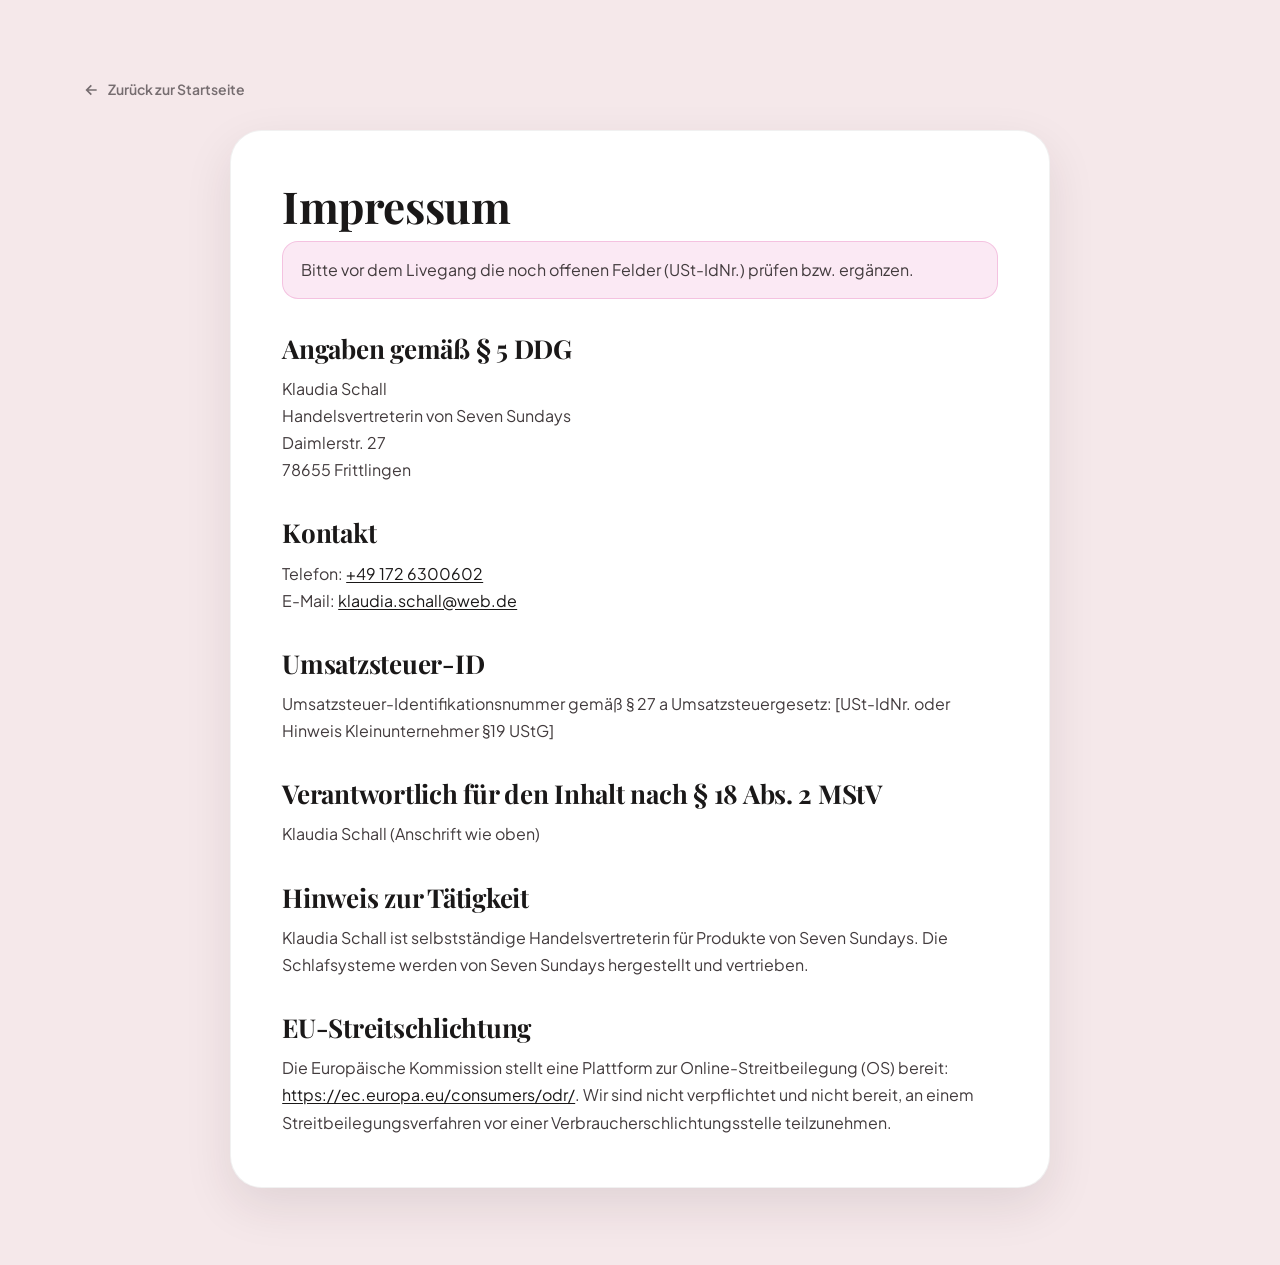
<file: impressum.html>
<!DOCTYPE html>
<html lang="de">
<head>
<meta charset="UTF-8" />
<meta name="viewport" content="width=device-width, initial-scale=1.0" />
<meta name="robots" content="noindex" />
<title>Impressum · Klaudia Schall</title>
<link rel="icon" href="data:image/svg+xml,%3Csvg%20xmlns='http://www.w3.org/2000/svg'%20viewBox='0%200%2064%2064'%3E%3Crect%20width='64'%20height='64'%20rx='14'%20fill='%231a1818'/%3E%3Ctext%20x='32'%20y='45'%20font-family='Georgia,serif'%20font-size='32'%20font-weight='700'%20fill='%23ffffff'%20text-anchor='middle'%3EKS%3C/text%3E%3C/svg%3E" />
<link rel="preconnect" href="https://fonts.googleapis.com" />
<link rel="preconnect" href="https://fonts.gstatic.com" crossorigin />
<link href="https://fonts.googleapis.com/css2?family=Playfair+Display:wght@600;700&family=Plus+Jakarta+Sans:wght@400;500;600;700&display=swap" rel="stylesheet" />
<link rel="stylesheet" href="style.css" />
</head>
<body>
<main class="legal">
  <div class="shell">
    <a href="index.html" class="legal__back">
      <svg viewBox="0 0 24 24" width="16" height="16" fill="none" stroke="currentColor" stroke-width="2.5"><path d="M19 12H5M11 19l-7-7 7-7"/></svg>
      Zurück zur Startseite
    </a>
    <div class="legal__card">
      <h1>Impressum</h1>

      <p class="legal__note">Bitte vor dem Livegang die noch offenen Felder (USt-IdNr.) prüfen bzw. ergänzen.</p>

      <h2>Angaben gemäß § 5 DDG</h2>
      <p>
        Klaudia Schall<br />
        Handelsvertreterin von Seven Sundays<br />
        Daimlerstr. 27<br />
        78655 Frittlingen
      </p>

      <h2>Kontakt</h2>
      <p>
        Telefon: <a href="tel:+491726300602">+49 172 6300602</a><br />
        E-Mail: <a href="mailto:klaudia.schall@web.de">klaudia.schall@web.de</a>
      </p>

      <h2>Umsatzsteuer-ID</h2>
      <p>Umsatzsteuer-Identifikationsnummer gemäß § 27 a Umsatzsteuergesetz: [USt-IdNr. oder Hinweis Kleinunternehmer §19 UStG]</p>

      <h2>Verantwortlich für den Inhalt nach § 18 Abs. 2 MStV</h2>
      <p>Klaudia Schall (Anschrift wie oben)</p>

      <h2>Hinweis zur Tätigkeit</h2>
      <p>Klaudia Schall ist selbstständige Handelsvertreterin für Produkte von Seven Sundays. Die Schlafsysteme werden von Seven Sundays hergestellt und vertrieben.</p>

      <h2>EU-Streitschlichtung</h2>
      <p>Die Europäische Kommission stellt eine Plattform zur Online-Streitbeilegung (OS) bereit: <a href="https://ec.europa.eu/consumers/odr/" target="_blank" rel="noopener">https://ec.europa.eu/consumers/odr/</a>. Wir sind nicht verpflichtet und nicht bereit, an einem Streitbeilegungsverfahren vor einer Verbraucherschlichtungsstelle teilzunehmen.</p>
    </div>
  </div>
</main>
</body>
</html>
</file>
<file: style.css>
/* ==========================================================================
   Klaudia Schall · Seven Sundays Schlafberatung
   Editorial Blush Stylesheet
   --------------------------------------------------------------------------
   Farben aus den Onepage-Screenshots übernommen:
   Blush-Hintergrund · schwarze Buttons · weiße Karten · Magenta-Akzent (KS)
   ========================================================================== */

:root {
  /* ---- Farben ---- */
  --blush: #f5e8ea;          /* Seiten-Hintergrund */
  --blush-soft: #faf2f4;     /* hellere Flächen / Gradient-Stop */
  --blush-deep: #eedce1;     /* tiefere Blush-Fläche */
  --card: #ffffff;           /* Karten */
  --ink: #1a1818;            /* Buttons, Überschriften */
  --ink-2: #2b2727;
  --text: #423b3d;           /* Fließtext */
  --muted: #766d70;          /* gedämpfter Text */
  --line: rgba(26, 24, 24, .10);
  --line-soft: rgba(26, 24, 24, .06);
  --accent: #d52a91;         /* Marken-Magenta (Chat / Akzente) */
  --accent-dark: #a91f73;
  --accent-soft: rgba(213, 42, 145, .10);
  --badge: #e7ded0;          /* Tan-Badge (Schritt-Labels) */
  --badge-ink: #6e6353;
  --success: #2f8f5b;
  --danger: #b2334c;

  /* ---- Typografie ---- */
  --font-display: "Playfair Display", Georgia, "Times New Roman", serif;
  --font-body: "Plus Jakarta Sans", -apple-system, BlinkMacSystemFont, "Segoe UI", sans-serif;

  /* ---- Form ---- */
  --radius-sm: 10px;
  --radius: 16px;
  --radius-lg: 24px;
  --radius-xl: 32px;
  --radius-pill: 999px;

  /* ---- Schatten ---- */
  --shadow-xs: 0 1px 2px rgba(46, 34, 43, .05);
  --shadow-sm: 0 6px 18px rgba(46, 34, 43, .07);
  --shadow-md: 0 18px 48px rgba(46, 34, 43, .10);
  --shadow-lg: 0 28px 80px rgba(46, 34, 43, .14);
  --shadow-accent: 0 18px 38px rgba(213, 42, 145, .26);

  /* ---- Layout ---- */
  --maxw: 1200px;
  --gutter: clamp(18px, 4vw, 44px);
}

/* Reset ---------------------------------------------------------------- */
*, *::before, *::after { box-sizing: border-box; }
html { scroll-behavior: smooth; -webkit-text-size-adjust: 100%; scroll-padding-top: 88px; }
body {
  margin: 0;
  font-family: var(--font-body);
  font-size: 17px;
  line-height: 1.7;
  color: var(--text);
  background: var(--blush);
  -webkit-font-smoothing: antialiased;
  -moz-osx-font-smoothing: grayscale;
  overflow-x: hidden;
}
img, svg, video { display: block; max-width: 100%; height: auto; }
a { color: var(--ink); text-decoration: none; transition: color .15s ease, opacity .15s ease; }
button { font-family: inherit; cursor: pointer; }
h1, h2, h3, h4 {
  font-family: var(--font-display);
  font-weight: 700;
  letter-spacing: -0.01em;
  line-height: 1.08;
  color: var(--ink);
  margin: 0;
}
p { margin: 0; }
figure, blockquote { margin: 0; }
ul, ol { margin: 0; padding: 0; list-style: none; }
:focus-visible { outline: 2.5px solid var(--accent); outline-offset: 3px; border-radius: 4px; }

/* Layout-Helfer -------------------------------------------------------- */
.shell { width: 100%; max-width: var(--maxw); margin-inline: auto; padding-inline: var(--gutter); }
.section { padding-block: clamp(56px, 9vw, 120px); position: relative; }
.section--soft { background: linear-gradient(180deg, var(--blush-soft), var(--blush)); }
.section--plain { background: var(--blush-soft); }

.section-head { max-width: 760px; margin-bottom: clamp(36px, 5vw, 60px); }
.section-head--center { margin-inline: auto; text-align: center; }
.section-head h2 { font-size: clamp(30px, 4.6vw, 52px); margin-block: 16px 0; }
.section-head p { color: var(--muted); font-size: clamp(16px, 1.6vw, 19px); margin-top: 18px; }

/* Eyebrow / Badges ----------------------------------------------------- */
.eyebrow {
  display: inline-flex;
  align-items: center;
  gap: 8px;
  padding: 9px 16px;
  border: 1px solid var(--line);
  border-radius: var(--radius-pill);
  background: rgba(255, 255, 255, .6);
  color: var(--ink);
  font-family: var(--font-body);
  font-size: 12px;
  font-weight: 700;
  letter-spacing: .16em;
  text-transform: uppercase;
}

/* Buttons -------------------------------------------------------------- */
.btn {
  display: inline-flex;
  align-items: center;
  justify-content: center;
  gap: 10px;
  padding: 15px 26px;
  font-family: var(--font-body);
  font-size: 15px;
  font-weight: 600;
  letter-spacing: .01em;
  border-radius: var(--radius-pill);
  border: 1.5px solid transparent;
  transition: transform .2s ease, box-shadow .2s ease, background .2s ease, color .2s ease, border-color .2s ease;
  white-space: nowrap;
  text-align: center;
}
.btn--primary { background: var(--ink); color: #fff; }
.btn--primary:hover { background: #000; color: #fff; transform: translateY(-2px); box-shadow: var(--shadow-md); }
.btn--accent { background: var(--accent); color: #fff; box-shadow: var(--shadow-accent); }
.btn--accent:hover { background: var(--accent-dark); color: #fff; transform: translateY(-2px); }
.btn--ghost { background: transparent; color: var(--ink); border-color: var(--line); }
.btn--ghost:hover { border-color: var(--ink); background: rgba(255, 255, 255, .5); }
.btn--white { background: #fff; color: var(--ink); }
.btn--white:hover { transform: translateY(-2px); box-shadow: var(--shadow-md); }
.btn--lg { padding: 18px 32px; font-size: 16px; }
.btn--block { width: 100%; }
.btn svg { flex: 0 0 auto; }

/* ============================================================
   TOPBAR
============================================================= */
.topbar {
  position: sticky;
  top: 0;
  z-index: 100;
  background: rgba(245, 232, 234, .82);
  backdrop-filter: saturate(160%) blur(14px);
  -webkit-backdrop-filter: saturate(160%) blur(14px);
  border-bottom: 1px solid var(--line-soft);
}
.topbar__inner {
  display: flex;
  align-items: center;
  justify-content: space-between;
  gap: 20px;
  height: 76px;
}
.brand { display: inline-flex; align-items: center; gap: 12px; color: var(--ink); }
.brand__mark {
  font-family: var(--font-display);
  font-weight: 700;
  font-size: 26px;
  letter-spacing: .02em;
  line-height: 1;
}
.brand__name {
  display: flex;
  flex-direction: column;
  line-height: 1.1;
}
.brand__name b { font-weight: 700; font-size: 15px; letter-spacing: .02em; }
.brand__name small {
  font-size: 9.5px;
  letter-spacing: .28em;
  text-transform: uppercase;
  color: var(--muted);
}
.brand__logo-img { height: 50px; width: auto; display: block; }

.topbar__nav { display: flex; align-items: center; gap: 28px; }
.topbar__nav a { color: var(--ink-2); font-size: 15px; font-weight: 500; opacity: .85; }
.topbar__nav a:hover { opacity: 1; }
.topbar__cta { display: inline-flex; }

.burger {
  display: none;
  flex-direction: column;
  justify-content: center;
  gap: 5px;
  width: 46px;
  height: 46px;
  padding: 0 11px;
  border: 1px solid var(--line);
  border-radius: 12px;
  background: rgba(255, 255, 255, .6);
}
.burger span { height: 2px; width: 100%; background: var(--ink); border-radius: 2px; transition: transform .25s ease, opacity .2s ease; }
.burger.is-open span:nth-child(1) { transform: translateY(7px) rotate(45deg); }
.burger.is-open span:nth-child(2) { opacity: 0; }
.burger.is-open span:nth-child(3) { transform: translateY(-7px) rotate(-45deg); }

.topbar__mobile {
  display: none;
  flex-direction: column;
  gap: 4px;
  padding: 10px var(--gutter) 22px;
  background: var(--blush-soft);
  border-bottom: 1px solid var(--line);
}
.topbar__mobile.is-open { display: flex; }
.topbar__mobile a { padding: 13px 6px; font-size: 16px; font-weight: 500; border-bottom: 1px solid var(--line-soft); }
.topbar__mobile .btn { margin-top: 14px; }

/* ============================================================
   HERO
============================================================= */
.hero { padding-block: clamp(40px, 6vw, 84px); }
.hero__inner {
  display: grid;
  grid-template-columns: 1.05fr .95fr;
  gap: clamp(32px, 5vw, 72px);
  align-items: center;
}
.hero__content { max-width: 620px; }
.hero h1 {
  font-size: clamp(40px, 6.4vw, 76px);
  line-height: .98;
  margin-top: 26px;
}
.hero__lead { margin-top: 28px; }
.hero__lead p { color: var(--text); font-size: clamp(16px, 1.7vw, 18.5px); }
.hero__lead p + p { margin-top: 16px; }
.hero__cta { margin-top: 34px; display: flex; flex-wrap: wrap; gap: 14px; }
.hero__visual { position: relative; }
.hero__visual .ph { aspect-ratio: 4 / 5; }

/* Bild-Platzhalter (bis echte Fotos hochgeladen werden) ---------------- */
.ph {
  position: relative;
  overflow: hidden;
  border-radius: var(--radius-lg);
  background:
    radial-gradient(120% 120% at 20% 10%, var(--blush-soft), var(--blush-deep) 70%);
  box-shadow: var(--shadow-md);
  display: grid;
  place-items: center;
  isolation: isolate;
}
.ph::after {
  content: attr(data-label);
  position: absolute;
  inset: auto 0 0 0;
  padding: 12px 16px;
  font-size: 11px;
  font-weight: 600;
  letter-spacing: .14em;
  text-transform: uppercase;
  color: var(--muted);
  background: linear-gradient(180deg, transparent, rgba(255, 255, 255, .55));
  text-align: center;
  pointer-events: none;
}
.ph svg { width: 46px; height: 46px; color: rgba(118, 109, 112, .5); }
.ph img {
  position: absolute;
  inset: 0;
  width: 100%;
  height: 100%;
  object-fit: cover;
  object-position: center top;
  z-index: 1;
}

/* ============================================================
   BENEFITS (Bento)
============================================================= */
.bento {
  display: grid;
  grid-template-columns: 1.05fr 1fr 1fr;
  grid-auto-rows: 1fr;
  gap: clamp(16px, 2vw, 22px);
}
.bento__media { grid-row: span 2; min-height: 420px; }
.card {
  background: var(--card);
  border: 1px solid var(--line-soft);
  border-radius: var(--radius-lg);
  padding: clamp(22px, 2.4vw, 30px);
  box-shadow: var(--shadow-sm);
  transition: transform .25s ease, box-shadow .25s ease;
}
.card:hover { transform: translateY(-4px); box-shadow: var(--shadow-md); }
.benefit { display: flex; flex-direction: column; gap: 12px; }
.benefit__icon {
  width: 52px; height: 52px;
  display: grid; place-items: center;
  border-radius: 14px;
  background: var(--accent-soft);
  color: var(--accent-dark);
}
.benefit h3 { font-size: clamp(22px, 2.2vw, 27px); }
.benefit p { color: var(--muted); font-size: 15.5px; line-height: 1.6; }

/* ============================================================
   PROZESS / SCHRITTE
============================================================= */
.process__intro {
  display: grid;
  grid-template-columns: 1.05fr .95fr;
  gap: clamp(32px, 5vw, 72px);
  align-items: center;
  margin-bottom: clamp(40px, 5vw, 64px);
}
.process__intro .ph { aspect-ratio: 5 / 4; }
.process__copy h2 { font-size: clamp(30px, 4.4vw, 50px); margin-top: 18px; }
.process__copy p { color: var(--muted); margin-top: 18px; font-size: 17.5px; }
.process__copy .btn { margin-top: 30px; }

.steps {
  display: grid;
  grid-template-columns: repeat(4, 1fr);
  gap: clamp(16px, 2vw, 22px);
}
.step { display: flex; flex-direction: column; gap: 14px; }
.step__label {
  align-self: flex-start;
  padding: 7px 14px;
  border-radius: var(--radius-pill);
  background: var(--badge);
  color: var(--badge-ink);
  font-size: 11px;
  font-weight: 700;
  letter-spacing: .16em;
  text-transform: uppercase;
}
.step h3 { font-size: clamp(22px, 2.2vw, 28px); }
.step p { color: var(--muted); font-size: 15.5px; line-height: 1.6; }

/* ============================================================
   TESTIMONIALS
============================================================= */
.testimonials {
  display: grid;
  grid-template-columns: repeat(3, 1fr);
  gap: clamp(16px, 2vw, 22px);
}
.testimonial {
  display: flex;
  flex-direction: column;
  gap: 18px;
  background: var(--card);
  border: 1px solid var(--line-soft);
  border-radius: var(--radius-lg);
  padding: clamp(24px, 2.6vw, 34px);
  box-shadow: var(--shadow-sm);
}
.testimonial--featured { grid-column: 1 / -1; }
.testimonial__inner { display: grid; gap: 26px; align-items: center; height: 100%; }
.testimonial--featured .testimonial__inner { grid-template-columns: minmax(180px, .8fr) 1.2fr; }
.testimonial--featured .ph { aspect-ratio: 1 / 1; height: 100%; min-height: 220px; }
.quote-mark {
  width: 44px; height: 44px;
  display: grid; place-items: center;
  border-radius: 12px;
  background: var(--accent-soft);
  color: var(--accent-dark);
  font-family: var(--font-display);
  font-size: 38px;
  line-height: 1;
  font-weight: 700;
}
.testimonial__quote {
  font-family: var(--font-display);
  font-size: clamp(17px, 1.7vw, 20px);
  line-height: 1.5;
  color: var(--ink-2);
  margin: 0;
  font-weight: 500;
}
.testimonial--featured .testimonial__quote { font-size: clamp(19px, 2vw, 25px); }
.testimonial__person { margin-top: auto; padding-top: 16px; border-top: 1px solid var(--line); }
.testimonial__name { font-weight: 700; color: var(--ink); font-size: 16px; }
.testimonial__source { color: var(--muted); font-size: 13.5px; }
.testimonial__col { display: flex; flex-direction: column; gap: 16px; height: 100%; }

/* ============================================================
   ÜBER KLAUDIA
============================================================= */
.about__inner {
  display: grid;
  grid-template-columns: 1fr 1fr;
  gap: clamp(32px, 5vw, 72px);
  align-items: center;
}
.about__copy { max-width: 560px; }
.about__copy h2 { font-size: clamp(34px, 5vw, 58px); margin-top: 18px; }
.about__copy p { color: var(--text); margin-top: 20px; }
.about__logos { display: flex; align-items: center; gap: 28px; margin-top: 34px; flex-wrap: wrap; }
.about__logos .brand__mark { font-size: 40px; }
.about__bni {
  font-family: var(--font-display);
  font-weight: 800;
  font-size: 30px;
  letter-spacing: .02em;
  color: #c8102e;
}
.about__bni sup { font-size: .5em; }
.about__media .ph { aspect-ratio: 4 / 5; }

/* ============================================================
   ANFRAGE / QUALIFIZIERUNGS-FORMULAR
============================================================= */
.anfrage { background: linear-gradient(180deg, var(--blush), var(--blush-deep)); }
.form-shell {
  max-width: 760px;
  margin-inline: auto;
}
.form-card {
  background: var(--card);
  border: 1px solid var(--line-soft);
  border-radius: var(--radius-xl);
  box-shadow: var(--shadow-lg);
  padding: clamp(24px, 3.4vw, 46px);
  margin-top: clamp(28px, 4vw, 44px);
}
.form-progress { margin-bottom: 30px; }
.form-progress__bar {
  height: 6px;
  border-radius: var(--radius-pill);
  background: var(--blush-deep);
  overflow: hidden;
}
.form-progress__fill {
  height: 100%;
  width: 20%;
  border-radius: var(--radius-pill);
  background: linear-gradient(90deg, var(--accent), var(--accent-dark));
  transition: width .35s ease;
}
.form-progress__meta {
  display: flex;
  justify-content: space-between;
  margin-top: 10px;
  font-size: 12.5px;
  font-weight: 600;
  letter-spacing: .1em;
  text-transform: uppercase;
  color: var(--muted);
}

.fstep { display: none; animation: fadeUp .35s ease both; }
.fstep.is-active { display: block; }
.fstep__title { font-size: clamp(22px, 2.6vw, 30px); }
.fstep__hint { color: var(--muted); margin-top: 8px; font-size: 15.5px; }
.fstep__body { margin-top: 24px; }

/* Partner-Formular (einstufig) */
.partner-form-shell { margin-top: clamp(36px, 5vw, 56px); }
.fhead { margin-bottom: 26px; }
.fgroup { margin-bottom: 24px; }
.fgroup > .form-label { margin-bottom: 12px; }

/* Progressives Ausklappen (Partner-Formular) */
.pstep.is-collapsed { display: none; }
.pstep.is-revealing { animation: pstepIn .42s cubic-bezier(.4, 0, .2, 1) both; }
@keyframes pstepIn {
  from { opacity: 0; transform: translateY(-8px); }
  to { opacity: 1; transform: none; }
}
@media (prefers-reduced-motion: reduce) { .pstep.is-revealing { animation: none; } }

/* Auswahl-Kacheln (Single / Multi) */
.opt-grid { display: grid; grid-template-columns: repeat(2, 1fr); gap: 12px; }
.opt-grid--3 { grid-template-columns: repeat(3, 1fr); }
.opt {
  position: relative;
  display: flex;
  align-items: center;
  gap: 12px;
  padding: 16px 18px;
  border: 1.5px solid var(--line);
  border-radius: var(--radius);
  background: var(--blush-soft);
  cursor: pointer;
  transition: border-color .18s ease, background .18s ease, transform .12s ease;
  font-size: 15.5px;
  font-weight: 500;
  color: var(--ink-2);
}
.opt:hover { border-color: var(--accent); transform: translateY(-1px); }
.opt input { position: absolute; opacity: 0; pointer-events: none; }
.opt__check {
  width: 22px; height: 22px;
  flex: 0 0 auto;
  border: 1.5px solid var(--line);
  border-radius: 7px;
  display: grid;
  place-items: center;
  background: #fff;
  transition: border-color .15s ease, background .15s ease;
}
.opt input[type="radio"] + .opt__check { border-radius: 50%; }
.opt__check svg { width: 13px; height: 13px; color: #fff; opacity: 0; transition: opacity .15s ease; }
.opt input:checked + .opt__check { background: var(--accent); border-color: var(--accent); }
.opt input:checked + .opt__check svg { opacity: 1; }
.opt:has(input:checked) { border-color: var(--accent); background: var(--accent-soft); }
.opt__emoji { font-size: 20px; line-height: 1; }

/* Eingabefelder */
.field { margin-bottom: 16px; }
.field--row { display: grid; grid-template-columns: 1fr 1fr; gap: 14px; }
.field label, .form-label {
  display: block;
  margin-bottom: 7px;
  font-size: 13.5px;
  font-weight: 600;
  color: var(--ink-2);
}
.field .req { color: var(--accent); }
.input, .textarea, .select {
  width: 100%;
  padding: 14px 16px;
  border: 1.5px solid var(--line);
  border-radius: var(--radius);
  background: var(--blush-soft);
  color: var(--ink);
  font-family: inherit;
  font-size: 16px;
  transition: border-color .15s ease, background .15s ease;
}
.input:focus, .textarea:focus, .select:focus { outline: none; border-color: var(--accent); background: #fff; }
.textarea { resize: vertical; min-height: 110px; line-height: 1.55; }
.input::placeholder, .textarea::placeholder { color: rgba(118, 109, 112, .7); }

.consent { display: flex; align-items: flex-start; gap: 11px; margin-top: 4px; font-size: 13.5px; color: var(--muted); line-height: 1.5; }
.consent input { margin-top: 3px; width: 18px; height: 18px; flex: 0 0 auto; accent-color: var(--accent); }
.consent a { text-decoration: underline; text-underline-offset: 2px; }

.form-nav { display: flex; justify-content: space-between; gap: 12px; margin-top: 28px; }
.form-nav .btn { min-width: 130px; }
.form-error {
  margin-top: 16px;
  padding: 12px 16px;
  border-radius: var(--radius);
  background: rgba(178, 51, 76, .08);
  border: 1px solid rgba(178, 51, 76, .25);
  color: var(--danger);
  font-size: 14px;
  display: none;
}
.form-error.is-visible { display: block; }

.form-success { text-align: center; padding: clamp(10px, 3vw, 30px) 0; }
.form-success__icon {
  width: 76px; height: 76px;
  margin: 0 auto 20px;
  display: grid; place-items: center;
  border-radius: 50%;
  background: rgba(47, 143, 91, .12);
  color: var(--success);
}
.form-success h3 { font-size: clamp(26px, 3vw, 36px); }
.form-success p { color: var(--muted); margin-top: 14px; max-width: 480px; margin-inline: auto; }

.summary {
  margin-top: 22px;
  padding: 18px 20px;
  border-radius: var(--radius);
  background: var(--blush-soft);
  border: 1px solid var(--line-soft);
  font-size: 14.5px;
}
.summary h4 { font-family: var(--font-body); font-size: 13px; letter-spacing: .1em; text-transform: uppercase; color: var(--muted); margin-bottom: 10px; }
.summary dl { display: grid; grid-template-columns: auto 1fr; gap: 6px 16px; margin: 0; }
.summary dt { color: var(--muted); }
.summary dd { margin: 0; color: var(--ink-2); font-weight: 500; }

/* ============================================================
   PARTNER / RECRUITING (nutzt .about__inner Layout)
============================================================= */
.about__logo-img { height: 84px; width: auto; }

/* ============================================================
   FAQ
============================================================= */
.faq-grid {
  display: grid;
  grid-template-columns: repeat(3, 1fr);
  gap: clamp(16px, 2vw, 22px);
}
.faq-card {
  display: flex;
  flex-direction: column;
  gap: 14px;
  background: var(--card);
  border: 1px solid var(--line-soft);
  border-radius: var(--radius-lg);
  padding: clamp(24px, 2.6vw, 34px);
  box-shadow: var(--shadow-sm);
  transition: transform .25s ease, box-shadow .25s ease;
}
.faq-card:hover { transform: translateY(-4px); box-shadow: var(--shadow-md); }
.faq-card__icon {
  width: 54px; height: 54px;
  display: grid; place-items: center;
  border-radius: 14px;
  background: var(--accent-soft);
  color: var(--accent-dark);
}
.faq-card h3 { font-size: clamp(20px, 2.1vw, 25px); }
.faq-card p { color: var(--muted); font-size: 15.5px; line-height: 1.6; }
.faq-card--dark { background: var(--ink); border-color: var(--ink); }
.faq-card--dark h3 { color: #fff; }
.faq-card--dark p { color: rgba(255, 255, 255, .74); }
.faq-card--dark .faq-card__icon { background: rgba(255, 255, 255, .14); color: #fff; }

/* ============================================================
   KONTAKT
============================================================= */
.contact__head {
  display: flex;
  flex-direction: column;
  align-items: center;
  gap: 18px;
  text-align: center;
  margin-bottom: clamp(32px, 4vw, 52px);
}
.contact__head .brand__logo-img { height: 76px; }
.contact__head h2 { font-size: clamp(34px, 5vw, 58px); }
.contact__head p { color: var(--muted); max-width: 460px; }

.contact__grid {
  display: grid;
  grid-template-columns: 1fr 1fr;
  gap: clamp(20px, 3vw, 32px);
  align-items: stretch;
}
.contact__card {
  display: flex;
  flex-direction: column;
  background: var(--card);
  border: 1px solid var(--line-soft);
  border-radius: var(--radius-lg);
  box-shadow: var(--shadow-sm);
  padding: clamp(24px, 3vw, 38px);
}
.contact__card h3 { font-size: 24px; text-align: center; margin-bottom: 8px; }
.contact__row {
  display: flex;
  align-items: center;
  gap: 16px;
  padding: 15px 0;
  border-bottom: 1px solid var(--line-soft);
  color: var(--text);
}
.contact__row:last-of-type { border-bottom: 0; }
a.contact__row:hover .contact__row b { color: var(--accent-dark); }
.contact__row-icon {
  width: 46px; height: 46px;
  flex: 0 0 auto;
  display: grid; place-items: center;
  border-radius: 12px;
  background: var(--blush-soft);
  color: var(--accent-dark);
}
.contact__row b { display: block; color: var(--ink); font-weight: 600; font-size: 16px; }
.contact__row span { color: var(--muted); font-size: 13.5px; }
.contact__actions { display: flex; gap: 12px; margin-top: auto; padding-top: 22px; flex-wrap: wrap; }
.contact__actions .btn { flex: 1; min-width: 150px; }
.contact__media .ph { height: 100%; min-height: 320px; }
.contact__map {
  margin-top: clamp(20px, 3vw, 32px);
  border-radius: var(--radius-lg);
  overflow: hidden;
  border: 1px solid var(--line-soft);
  box-shadow: var(--shadow-sm);
}
.contact__map iframe { display: block; width: 100%; height: clamp(280px, 38vw, 420px); border: 0; }

/* ============================================================
   KI-TERMINASSISTENT (iframe)
============================================================= */
.assistant__frame {
  max-width: 860px;
  margin-inline: auto;
  border-radius: 24px;
  overflow: hidden;
  background: var(--card);
  border: 1px solid var(--line-soft);
  box-shadow: var(--shadow-lg);
}
.assistant__frame iframe {
  display: block;
  width: 100%;
  height: 700px;
  border: 0;
}
@media (max-width: 600px) {
  .assistant__frame iframe { height: 620px; }
}

/* ============================================================
   FOOTER
============================================================= */
.footer { background: var(--ink); color: rgba(255, 255, 255, .72); padding-block: clamp(48px, 6vw, 72px) 28px; }
.footer a { color: rgba(255, 255, 255, .72); }
.footer a:hover { color: #fff; }
.footer__grid {
  display: grid;
  grid-template-columns: 1.6fr 1fr 1fr;
  gap: clamp(28px, 4vw, 56px);
}
.footer .brand { color: #fff; }
.footer .brand__logo-img { filter: brightness(0) invert(1); height: 56px; }
.footer .brand__name small { color: rgba(255, 255, 255, .55); }
.footer__brand p { margin-top: 16px; max-width: 340px; font-size: 14.5px; line-height: 1.7; }
.footer h4 { font-family: var(--font-body); color: #fff; font-size: 13px; letter-spacing: .12em; text-transform: uppercase; margin-bottom: 16px; }
.footer ul li { margin-bottom: 10px; font-size: 14.5px; }
.footer__bottom {
  margin-top: clamp(36px, 5vw, 52px);
  padding-top: 22px;
  border-top: 1px solid rgba(255, 255, 255, .12);
  display: flex;
  justify-content: space-between;
  flex-wrap: wrap;
  gap: 10px;
  font-size: 13px;
  color: rgba(255, 255, 255, .55);
}
.footer__bottom a { text-decoration: underline; text-underline-offset: 2px; }

/* ============================================================
   FLOATING CTA
============================================================= */
.fab {
  position: fixed;
  right: clamp(16px, 3vw, 28px);
  bottom: clamp(16px, 3vw, 28px);
  z-index: 90;
  display: inline-flex;
  align-items: center;
  gap: 10px;
  padding: 14px 22px;
  border-radius: var(--radius-pill);
  background: var(--accent);
  color: #fff;
  font-weight: 600;
  font-size: 15px;
  box-shadow: var(--shadow-accent);
  transform: translateY(0);
  transition: transform .2s ease, background .2s ease, box-shadow .2s ease;
}
.fab:hover { background: var(--accent-dark); color: #fff; transform: translateY(-2px); }
.fab svg { width: 20px; height: 20px; }

/* ============================================================
   RECHTLICHE SEITEN (Impressum / Datenschutz)
============================================================= */
.legal { padding-block: clamp(40px, 6vw, 80px); }
.legal__back { display: inline-flex; align-items: center; gap: 8px; color: var(--muted); font-size: 14px; font-weight: 600; margin-bottom: 28px; }
.legal__back:hover { color: var(--ink); }
.legal__card {
  max-width: 820px;
  margin-inline: auto;
  background: var(--card);
  border: 1px solid var(--line-soft);
  border-radius: var(--radius-xl);
  box-shadow: var(--shadow-md);
  padding: clamp(26px, 4vw, 56px);
}
.legal__card h1 { font-size: clamp(30px, 4vw, 44px); }
.legal__card h2 { font-size: clamp(20px, 2.2vw, 26px); margin-top: 36px; }
.legal__card p, .legal__card li { color: var(--text); font-size: 16px; margin-top: 12px; }
.legal__card ul { list-style: disc; padding-left: 22px; }
.legal__card a { text-decoration: underline; text-underline-offset: 2px; }
.legal__note {
  margin-top: 14px;
  padding: 14px 18px;
  border-radius: var(--radius);
  background: var(--accent-soft);
  border: 1px solid rgba(213, 42, 145, .2);
  font-size: 14.5px;
  color: var(--accent-dark);
}

/* ============================================================
   REVEAL-ANIMATION
============================================================= */
@keyframes fadeUp {
  from { opacity: 0; transform: translateY(16px); }
  to { opacity: 1; transform: translateY(0); }
}
[data-reveal] { opacity: 0; transform: translateY(26px); transition: opacity .7s ease, transform .7s ease; }
[data-reveal].is-in { opacity: 1; transform: none; }

@media (prefers-reduced-motion: reduce) {
  * { animation-duration: .001ms !important; transition-duration: .001ms !important; scroll-behavior: auto !important; }
  [data-reveal] { opacity: 1; transform: none; }
}

/* ============================================================
   RESPONSIVE
============================================================= */
@media (max-width: 1040px) {
  .topbar__nav { display: none; }
  .burger { display: flex; }
  .testimonial--featured { grid-column: span 3; }
}

@media (max-width: 900px) {
  html { scroll-padding-top: 80px; }
  .hero__inner { grid-template-columns: 1fr; }
  .hero__visual { order: -1; }
  .hero__visual .ph { aspect-ratio: 4 / 5; max-width: 460px; margin-inline: auto; }
  .bento { grid-template-columns: 1fr 1fr; }
  .bento__media { grid-row: span 1; grid-column: span 2; min-height: 300px; }
  .process__intro { grid-template-columns: 1fr; }
  .process__intro .ph { aspect-ratio: 16 / 10; }
  .steps { grid-template-columns: repeat(2, 1fr); }
  .testimonials { grid-template-columns: 1fr 1fr; }
  .testimonial--featured { grid-column: span 2; }
  .testimonial--featured .testimonial__inner { grid-template-columns: 1fr; }
  .faq-grid { grid-template-columns: 1fr 1fr; }
  .contact__grid { grid-template-columns: 1fr; }
  .contact__media { order: -1; }
  .contact__media .ph { aspect-ratio: 16 / 10; min-height: 0; }
  .about__inner { grid-template-columns: 1fr; }
  .about__media { order: -1; }
  .about__media .ph { aspect-ratio: 4 / 5; max-width: 460px; margin-inline: auto; }
  .footer__grid { grid-template-columns: 1fr 1fr; }
  .footer__brand { grid-column: span 2; }
}

@media (max-width: 560px) {
  .topbar__cta { display: none; } /* CTA steckt im Mobile-Menü + FAB */
  .topbar__inner { height: 68px; }
}

@media (max-width: 600px) {
  body { font-size: 16px; }
  .hero__cta { flex-direction: column; align-items: stretch; }
  .hero__cta .btn { width: 100%; }
  .bento { grid-template-columns: 1fr; }
  .bento__media { grid-column: span 1; aspect-ratio: 4 / 5; min-height: 0; }
  .steps { grid-template-columns: 1fr; }
  .testimonials { grid-template-columns: 1fr; }
  .testimonial--featured { grid-column: span 1; }
  .faq-grid { grid-template-columns: 1fr; }
  .contact__actions .btn { flex: 1 1 100%; }
  .opt-grid, .opt-grid--3 { grid-template-columns: 1fr; }
  .field--row { grid-template-columns: 1fr; }
  .form-nav { flex-direction: column-reverse; }
  .form-nav .btn { width: 100%; }
  .footer__grid { grid-template-columns: 1fr; }
  .footer__brand { grid-column: span 1; }
  .fab span { display: none; }
  .fab { padding: 15px; }
}
</file>
